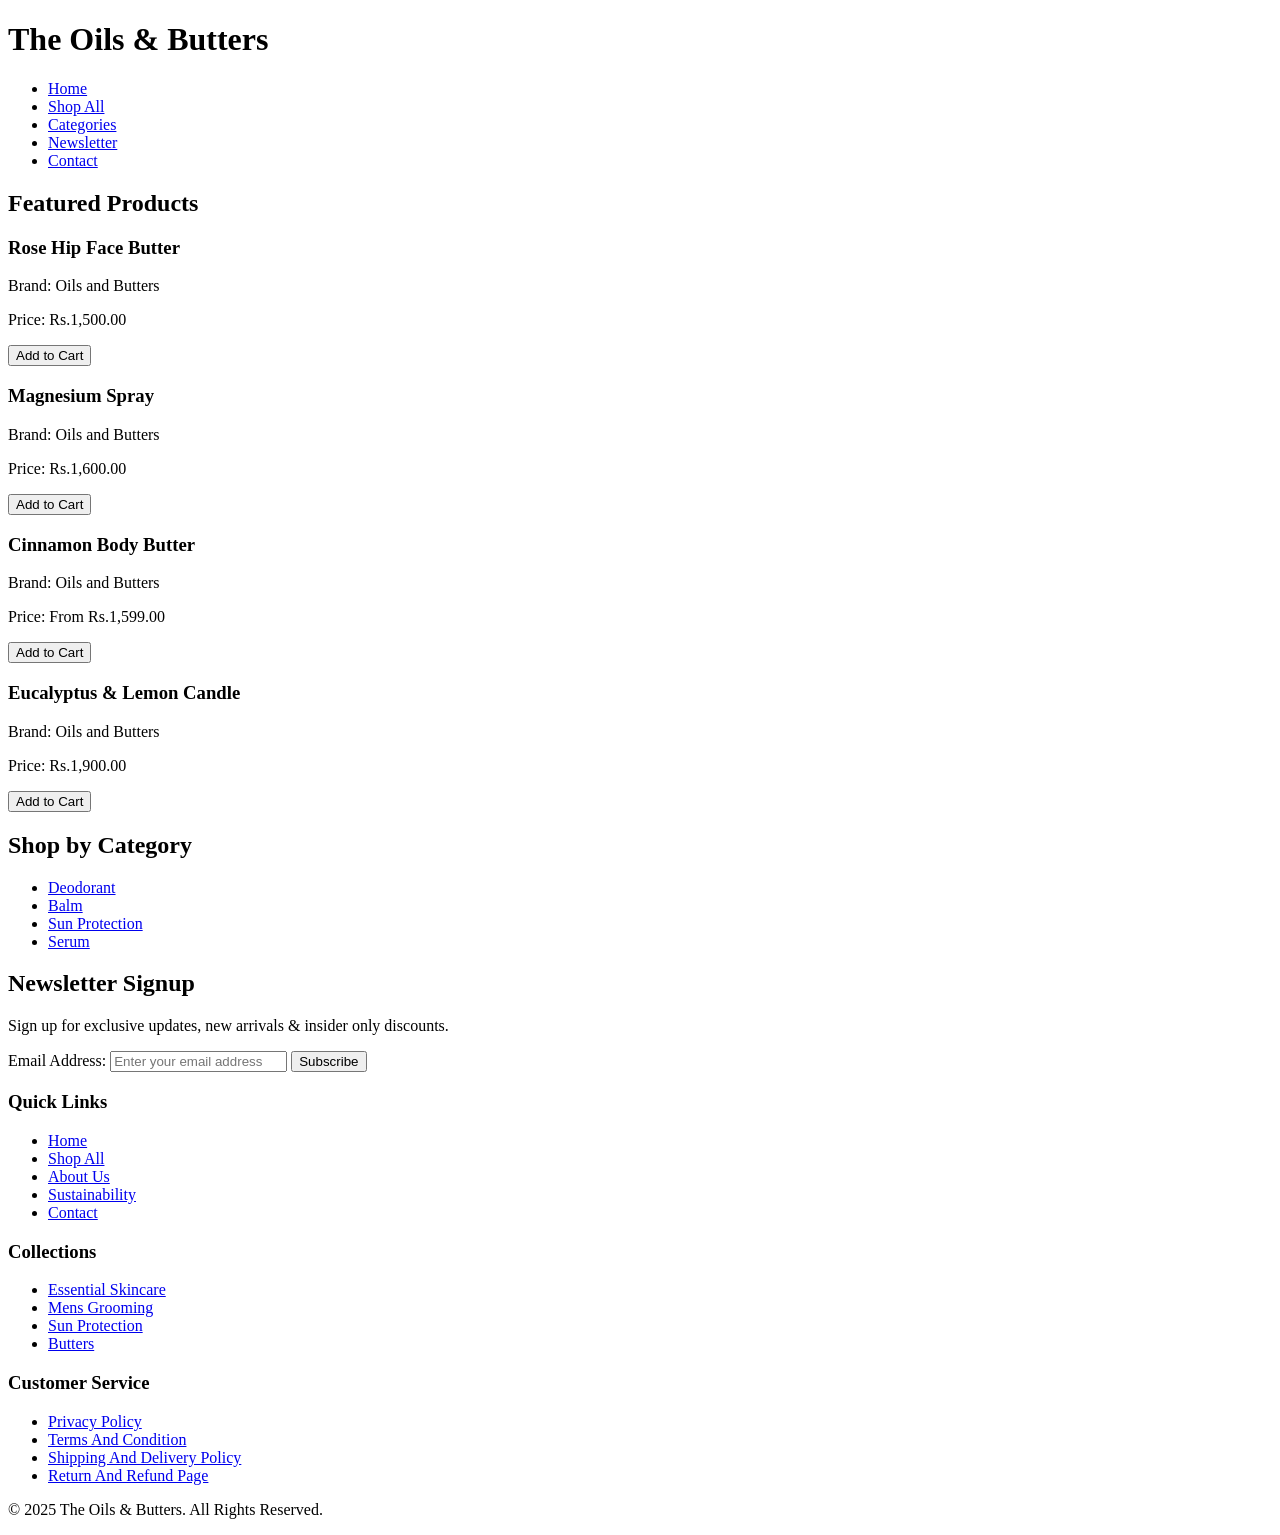
<file: Lab-1/index.html>
<!doctype html>
<html lang="en">
  <head>
    <meta charset="UTF-8">
    <meta name="viewport" content="width=device-width, initial-scale=1.0">
    <title>The Oils &amp; Butters</title>
  </head>
  <body>
    <header>
      <h1>The Oils &amp; Butters</h1>
      <nav>
        <ul>
          <li><a href="#">Home</a></li>
          <li><a href="#featured-products">Shop All</a></li>
          <li><a href="#categories">Categories</a></li>
          <li><a href="#newsletter">Newsletter</a></li>
          <li><a href="#footer-links">Contact</a></li>
        </ul>
      </nav>
    </header>

    <main>
      <section id="featured-products">
        <h2>Featured Products</h2>

        <article>
          <h3>Rose Hip Face Butter</h3>
          <p>Brand: Oils and Butters</p>
          <p>Price: Rs.1,500.00</p>
          <button type="button">Add to Cart</button>
        </article>

        <article>
          <h3>Magnesium Spray</h3>
          <p>Brand: Oils and Butters</p>
          <p>Price: Rs.1,600.00</p>
          <button type="button">Add to Cart</button>
        </article>

        <article>
          <h3>Cinnamon Body Butter</h3>
          <p>Brand: Oils and Butters</p>
          <p>Price: From Rs.1,599.00</p>
          <button type="button">Add to Cart</button>
        </article>

        <article>
          <h3>Eucalyptus &amp; Lemon Candle</h3>
          <p>Brand: Oils and Butters</p>
          <p>Price: Rs.1,900.00</p>
          <button type="button">Add to Cart</button>
        </article>
      </section>

      <section id="categories">
        <h2>Shop by Category</h2>
        <ul>
          <li><a href="#deodorant">Deodorant</a></li>
          <li><a href="#balm">Balm</a></li>
          <li><a href="#sun-protection">Sun Protection</a></li>
          <li><a href="#serum">Serum</a></li>
        </ul>
      </section>

      <section id="newsletter">
        <h2>Newsletter Signup</h2>
        <p>
          Sign up for exclusive updates, new arrivals &amp; insider only
          discounts.
        </p>
        <label for="email">Email Address:</label>
        <input
          type="email"
          id="email"
          name="email"
          required="required"
          placeholder="Enter your email address"
        >
        <button type="submit">Subscribe</button>
      </section>
    </main>

    <footer id="footer-links">
      <section>
        <h3 id="quick-links-heading">Quick Links</h3>
        <ul>
          <li><a href="#">Home</a></li>
          <li><a href="#featured-products">Shop All</a></li>
          <li><a href="#about">About Us</a></li>
          <li><a href="#sustainability">Sustainability</a></li>
          <li><a href="#footer-links">Contact</a></li>
        </ul>
      </section>

      <section>
        <h3 id="collections-heading">Collections</h3>
        <ul>
          <li><a href="#essential-skincare">Essential Skincare</a></li>
          <li><a href="#mens-grooming">Mens Grooming</a></li>
          <li><a href="#sun-protection">Sun Protection</a></li>
          <li><a href="#butters">Butters</a></li>
        </ul>
      </section>

      <section>
        <h3 id="customer-service-heading">Customer Service</h3>
        <ul>
          <li><a href="#privacy">Privacy Policy</a></li>
          <li><a href="#terms">Terms And Condition</a></li>
          <li><a href="#shipping">Shipping And Delivery Policy</a></li>
          <li><a href="#refund">Return And Refund Page</a></li>
        </ul>
      </section>

      <p>&copy; 2025 The Oils &amp; Butters. All Rights Reserved.</p>
    </footer>
  </body>
</html>
</file>
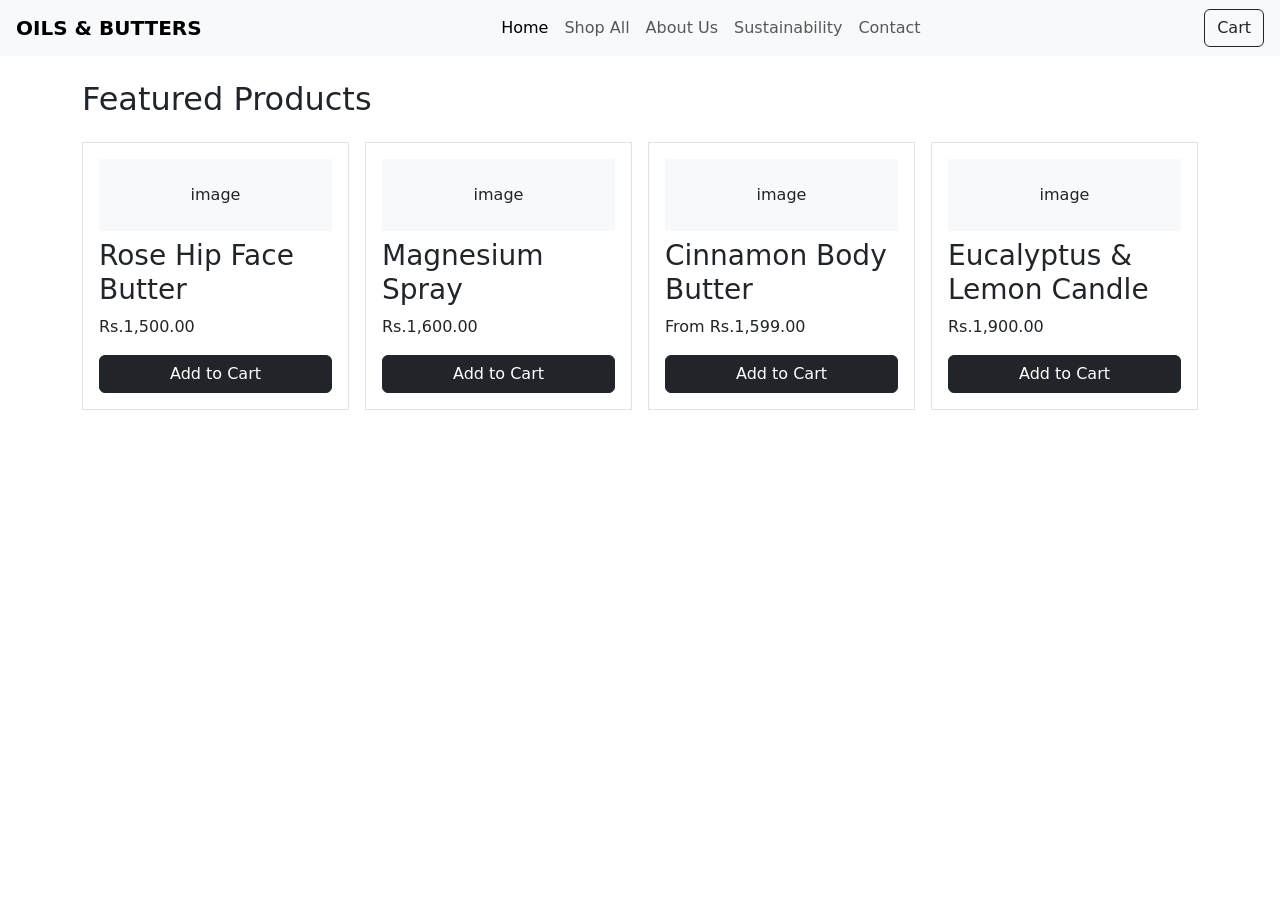
<file: Lab-2/index.html>
<!doctype html>
<html lang="en">
  <head>
    <meta charset="UTF-8" />
    <meta name="viewport" content="width=device-width, initial-scale=1.0" />
    <title>The Oils &amp; Butters — Responsive Rehearsal</title>
    <link
      href="https://cdn.jsdelivr.net/npm/bootstrap@5.3.3/dist/css/bootstrap.min.css"
      rel="stylesheet"
    />
  </head>
  <body>
    <header>
      <nav
        class="navbar navbar-expand-md navbar-light bg-light py-2"
        aria-label="Main Navigation"
      >
        <div class="container-fluid px-3">
          <a class="navbar-brand fw-bold text-uppercase" href="#"
            >Oils &amp; Butters</a
          >

          <button
            class="navbar-toggler"
            type="button"
            data-bs-toggle="collapse"
            data-bs-target="#navbarContent"
            aria-controls="navbarContent"
            aria-expanded="false"
            aria-label="Toggle navigation"
          >
            <span class="navbar-toggler-icon"></span>
          </button>

          <div class="collapse navbar-collapse" id="navbarContent">
            <ul class="navbar-nav mx-auto mb-2 mb-md-0 text-center">
              <li class="nav-item">
                <a class="nav-link active" aria-current="page" href="#">Home</a>
              </li>
              <li class="nav-item">
                <a class="nav-link" href="#shop">Shop All</a>
              </li>
              <li class="nav-item">
                <a class="nav-link" href="#about">About Us</a>
              </li>
              <li class="nav-item">
                <a class="nav-link" href="#sustainability">Sustainability</a>
              </li>
              <li class="nav-item">
                <a class="nav-link" href="#contact">Contact</a>
              </li>
            </ul>

            <div class="d-flex justify-content-center justify-content-md-end">
              <button
                class="btn btn-outline-dark"
                type="button"
                aria-label="Shopping Cart"
              >
                Cart
              </button>
            </div>
          </div>
        </div>
      </nav>
    </header>

    <main class="container my-4" id="shop">
      <section aria-labelledby="featured-products-title">
        <h2 id="featured-products-title" class="mb-4">Featured Products</h2>

        <div class="row g-3">
          <div class="col-12 col-md-6 col-lg-3">
            <article class="border p-3 h-100 d-flex flex-column">
              <div class="bg-light text-center py-4 mb-2">image</div>
              <h3>Rose Hip Face Butter</h3>
              <p>Rs.1,500.00</p>
              <button type="button" class="btn btn-dark w-100 mt-auto">
                Add to Cart
              </button>
            </article>
          </div>

          <div class="col-12 col-md-6 col-lg-3">
            <article class="border p-3 h-100 d-flex flex-column">
              <div class="bg-light text-center py-4 mb-2">image</div>
              <h3>Magnesium Spray</h3>
              <p>Rs.1,600.00</p>
              <button type="button" class="btn btn-dark w-100 mt-auto">
                Add to Cart
              </button>
            </article>
          </div>

          <div class="col-12 col-md-6 col-lg-3">
            <article class="border p-3 h-100 d-flex flex-column">
              <div class="bg-light text-center py-4 mb-2">image</div>
              <h3>Cinnamon Body Butter</h3>
              <p>From Rs.1,599.00</p>
              <button type="button" class="btn btn-dark w-100 mt-auto">
                Add to Cart
              </button>
            </article>
          </div>

          <div class="col-12 col-md-6 col-lg-3">
            <article class="border p-3 h-100 d-flex flex-column">
              <div class="bg-light text-center py-4 mb-2">image</div>
              <h3>Eucalyptus &amp; Lemon Candle</h3>
              <p>Rs.1,900.00</p>
              <button type="button" class="btn btn-dark w-100 mt-auto">
                Add to Cart
              </button>
            </article>
          </div>
        </div>
      </section>
    </main>
  </body>
</html>
</file>
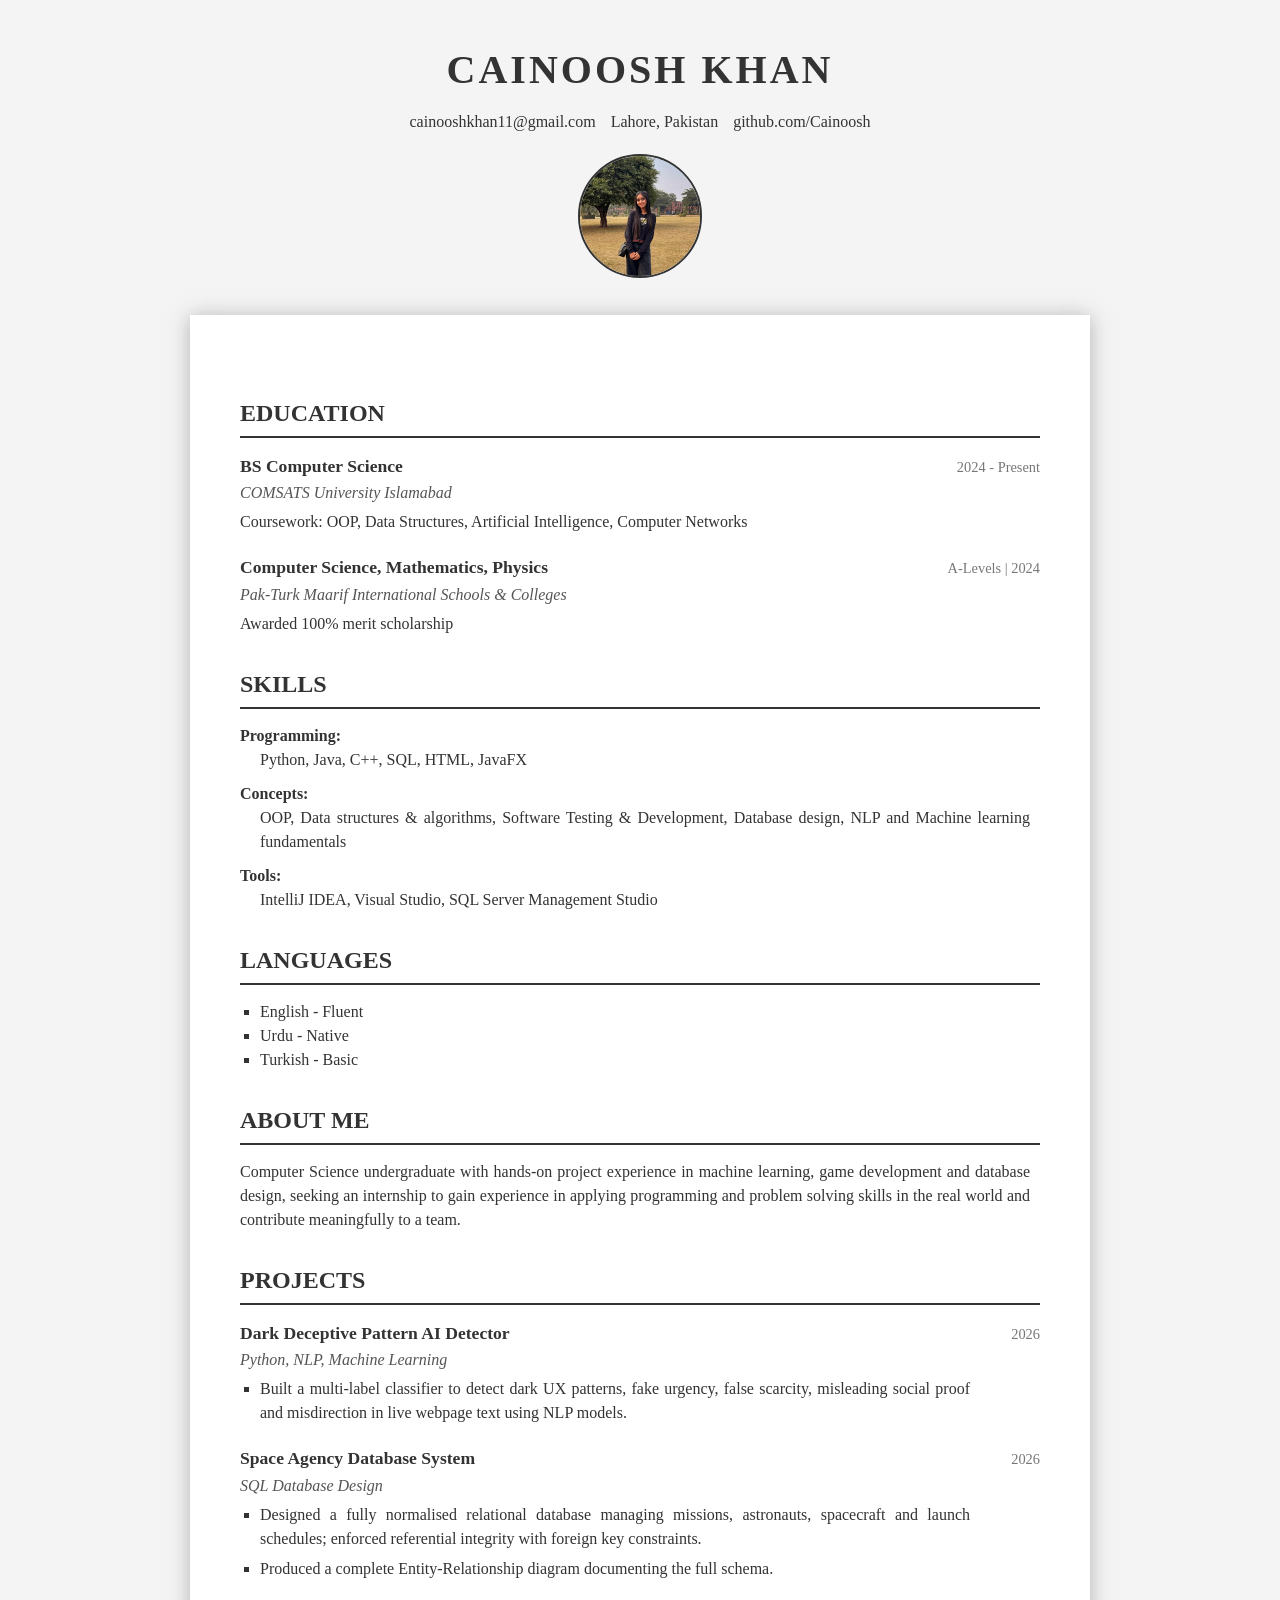
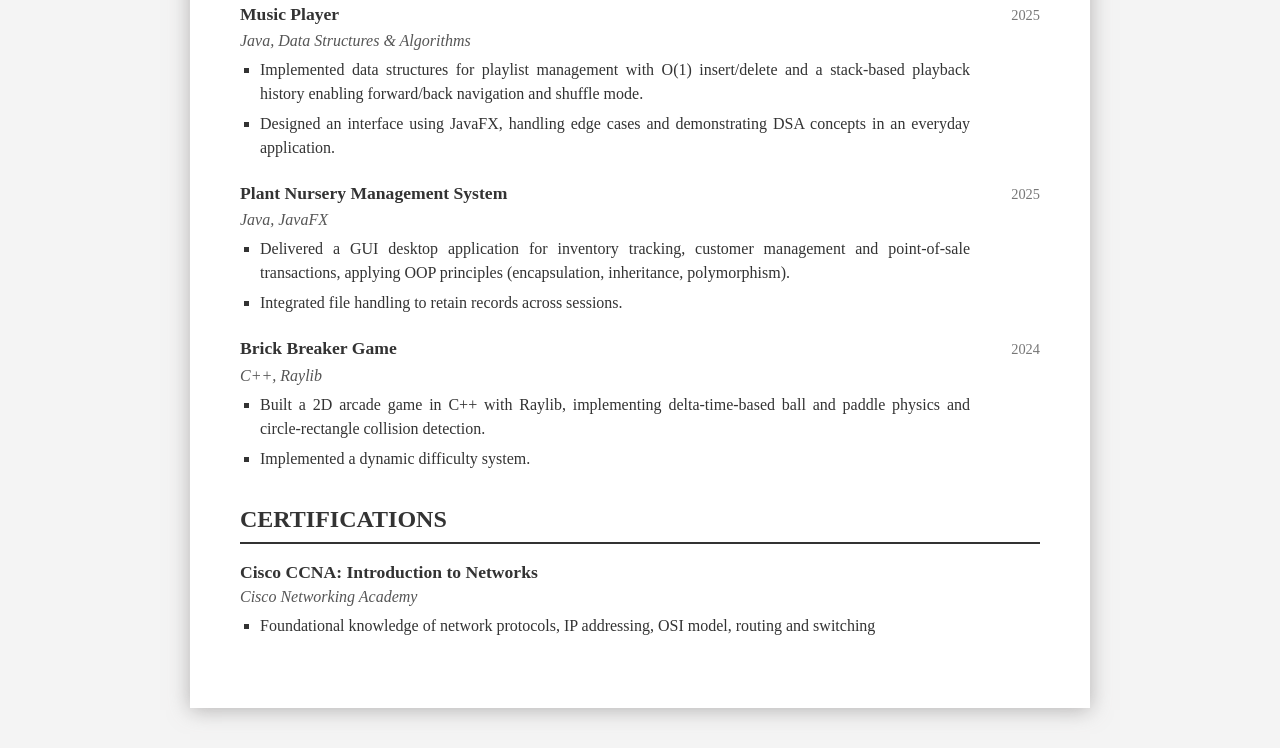
<file: Assignment 1/cv.html>
<!doctype html>
<html lang="en">
  <head>
    <meta charset="UTF-8" />
    <meta name="viewport" content="width=device-width, initial-scale=1.0" />
    <title>CV</title>
    <link rel="stylesheet" href="style.css" />
  </head>
  <body>
    <div class="header">
      <h1>Cainoosh Khan</h1>
      <ul class="contact">
        <li>
          <a href="mailto:cainooshkhan11@gmail.com">cainooshkhan11@gmail.com</a>
        </li>
        <li>Lahore, Pakistan</li>
        <li><a href="https://github.com/Cainoosh">github.com/Cainoosh</a></li>
      </ul>
      <img src="pic.jpg" class="pic">
    </div>

    <div class="main">
      <section class="education">
        <h2 class="section-title">EDUCATION</h2>
        <div class="edu-item">
          <div class="item-header">
            <p class="degree">BS Computer Science</p>
            <p class="edu-date">2024 - Present</p>
          </div>
          <p class="uni">COMSATS University Islamabad</p>
          <p class="edu-details">
            Coursework: OOP, Data Structures, Artificial Intelligence, Computer
            Networks
          </p>
        </div>
        <div class="edu-item">
          <div class="item-header">
            <p class="degree">Computer Science, Mathematics, Physics</p>
            <p class="edu-date">A-Levels | 2024</p>
          </div>
          <p class="uni">Pak-Turk Maarif International Schools & Colleges</p>
          <p class="edu-details">Awarded 100% merit scholarship</p>
        </div>
      </section>

      <section class="skills">
        <h2 class="section-title">SKILLS</h2>
        <p class="skill-title">Programming:</p>
        <p class="skill-list">Python, Java, C++, SQL, HTML, JavaFX</p>
        <p class="skill-title">Concepts:</p>
        <p class="skill-list">
          OOP, Data structures & algorithms, Software Testing & Development,
          Database design, NLP and Machine learning fundamentals
        </p>
        <p class="skill-title">Tools:</p>
        <p class="skill-list">
          IntelliJ IDEA, Visual Studio, SQL Server Management Studio
        </p>
      </section>

      <section class="languages">
        <h2 class="section-title">LANGUAGES</h2>
        <ul class="languages-list">
          <li>English - Fluent</li>
          <li>Urdu - Native</li>
          <li>Turkish - Basic</li>
        </ul>
      </section>

      <section class="about">
        <h2 class="section-title">ABOUT ME</h2>
        <p class="about-text">
          Computer Science undergraduate with hands-on project experience in
          machine learning, game development and database design, seeking an
          internship to gain experience in applying programming and problem
          solving skills in the real world and contribute meaningfully to a
          team.
        </p>
      </section>

      <section class="projects">
        <h2 class="section-title">PROJECTS</h2>

        <div class="project-item">
          <div class="project1">
            <div class="item-header">
              <h3 class="project-name">Dark Deceptive Pattern AI Detector</h3>
              <p class="project-date">2026</p>
            </div>
            <p class="project-tech">Python, NLP, Machine Learning</p>
            <ul class="project-details">
              <li>
                Built a multi-label classifier to detect dark UX patterns, fake
                urgency, false scarcity, misleading social proof and
                misdirection in live webpage text using NLP models.
              </li>
            </ul>
          </div>
        </div>

        <div class="project-item">
          <div class="project2">
            <div class="item-header">
              <h3 class="project-name">Space Agency Database System</h3>
              <p class="project-date">2026</p>
            </div>
            <p class="project-tech">SQL Database Design</p>
            <ul class="project-details">
              <li>
                Designed a fully normalised relational database managing
                missions, astronauts, spacecraft and launch schedules; enforced
                referential integrity with foreign key constraints.
              </li>
              <li>
                Produced a complete Entity-Relationship diagram documenting the
                full schema.
              </li>
            </ul>
          </div>
        </div>

        <div class="project-item">
          <div class="project3">
            <div class="item-header">
              <h3 class="project-name">Music Player</h3>
              <p class="project-date">2025</p>
            </div>
            <p class="project-tech">Java, Data Structures & Algorithms</p>
            <ul class="project-details">
              <li>
                Implemented data structures for playlist management with O(1)
                insert/delete and a stack-based playback history enabling
                forward/back navigation and shuffle mode.
              </li>
              <li>
                Designed an interface using JavaFX, handling edge cases and
                demonstrating DSA concepts in an everyday application.
              </li>
            </ul>
          </div>
        </div>

        <div class="project-item">
          <div class="project4">
            <div class="item-header">
              <h3 class="project-name">Plant Nursery Management System</h3>
              <p class="project-date">2025</p>
            </div>
            <p class="project-tech">Java, JavaFX</p>
            <ul class="project-details">
              <li>
                Delivered a GUI desktop application for inventory tracking,
                customer management and point-of-sale transactions, applying OOP
                principles (encapsulation, inheritance, polymorphism).
              </li>
              <li>
                Integrated file handling to retain records across sessions.
              </li>
            </ul>
          </div>
        </div>

        <div class="project-item">
          <div class="project5">
            <div class="item-header">
              <h3 class="project-name">Brick Breaker Game</h3>
              <p class="project-date">2024</p>
            </div>
            <p class="project-tech">C++, Raylib</p>
            <ul class="project-details">
              <li>
                Built a 2D arcade game in C++ with Raylib, implementing
                delta-time-based ball and paddle physics and circle-rectangle
                collision detection.
              </li>
              <li>Implemented a dynamic difficulty system.</li>
            </ul>
          </div>
        </div>
      </section>

      <section class="certifications">
        <h2 class="section-title">CERTIFICATIONS</h2>
        <div class="cert-item">
          <h3 class="cert-name">Cisco CCNA: Introduction to Networks</h3>
          <p class="cert-issuer">Cisco Networking Academy</p>
          <ul class="cert-desc">
            <li>
              Foundational knowledge of network protocols, IP addressing, OSI
              model, routing and switching
            </li>
          </ul>
        </div>
      </section>
    </div>
  </body>
</html>
</file>
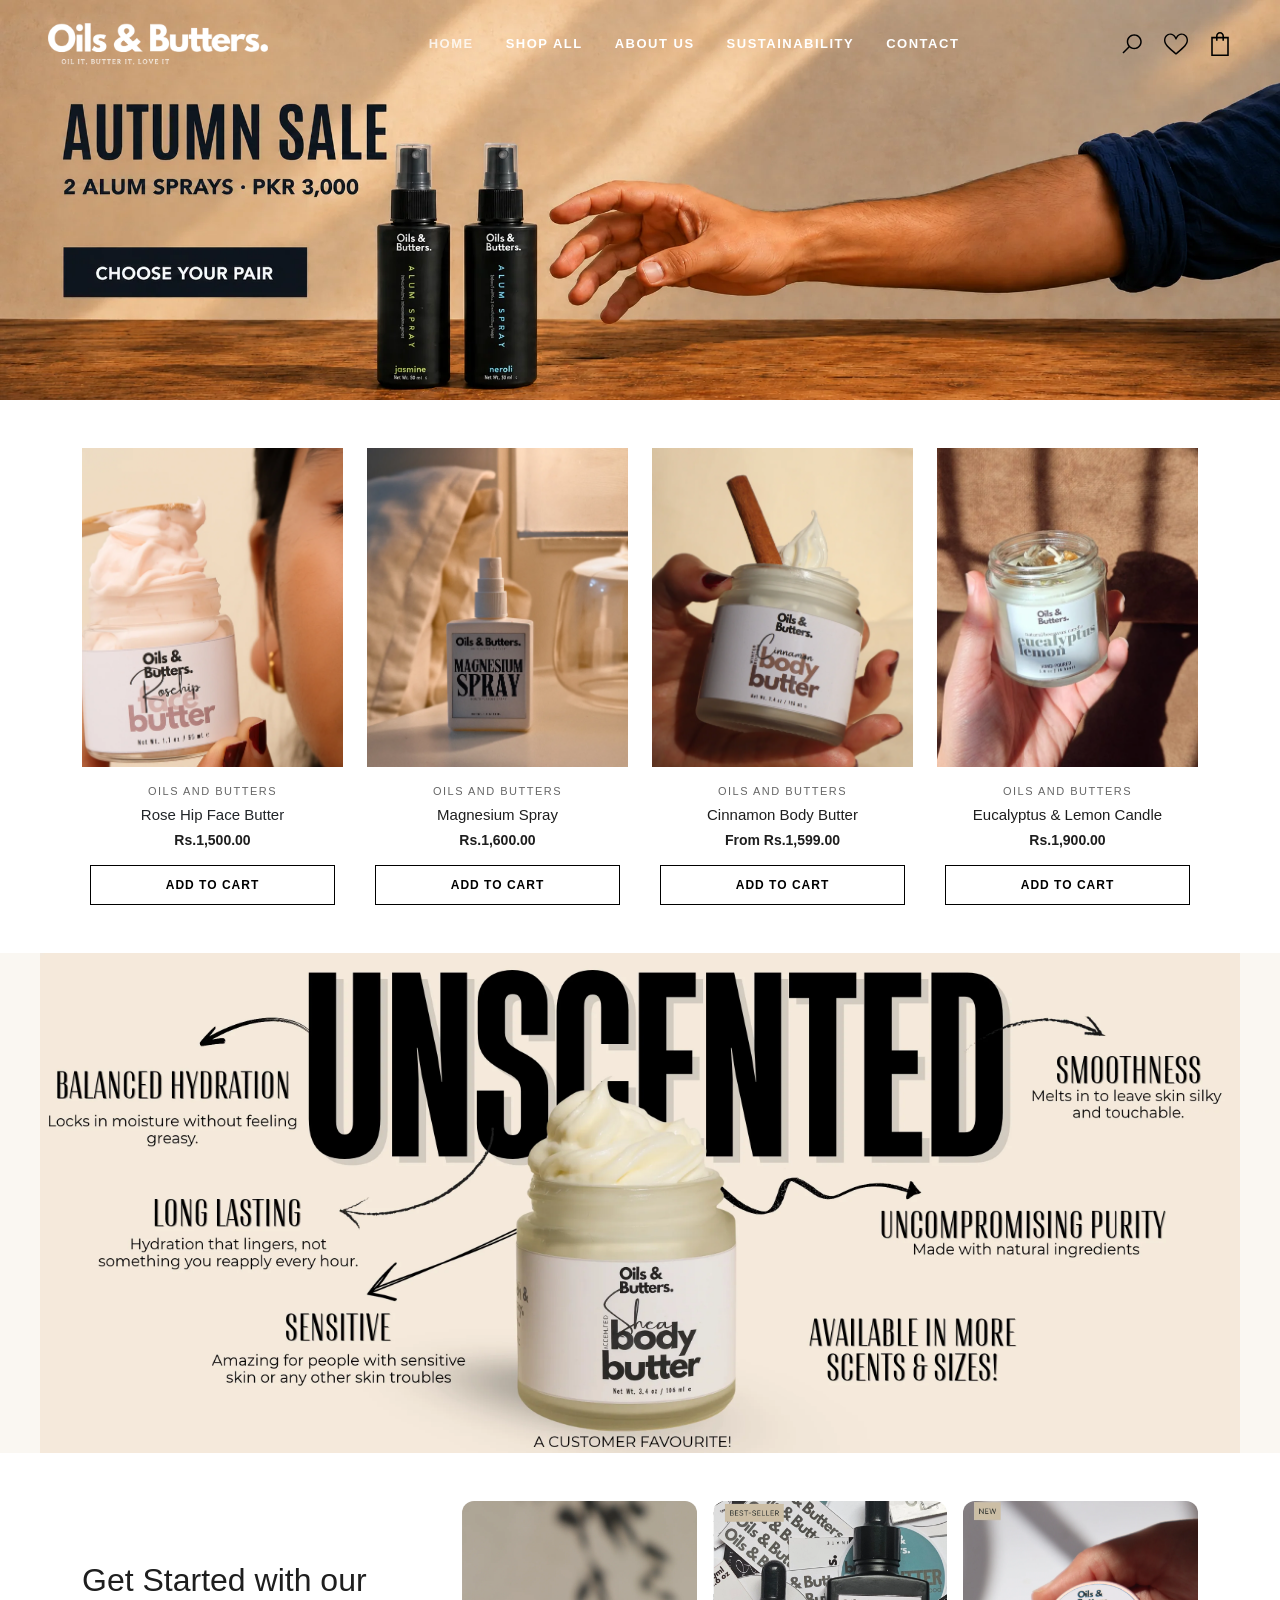
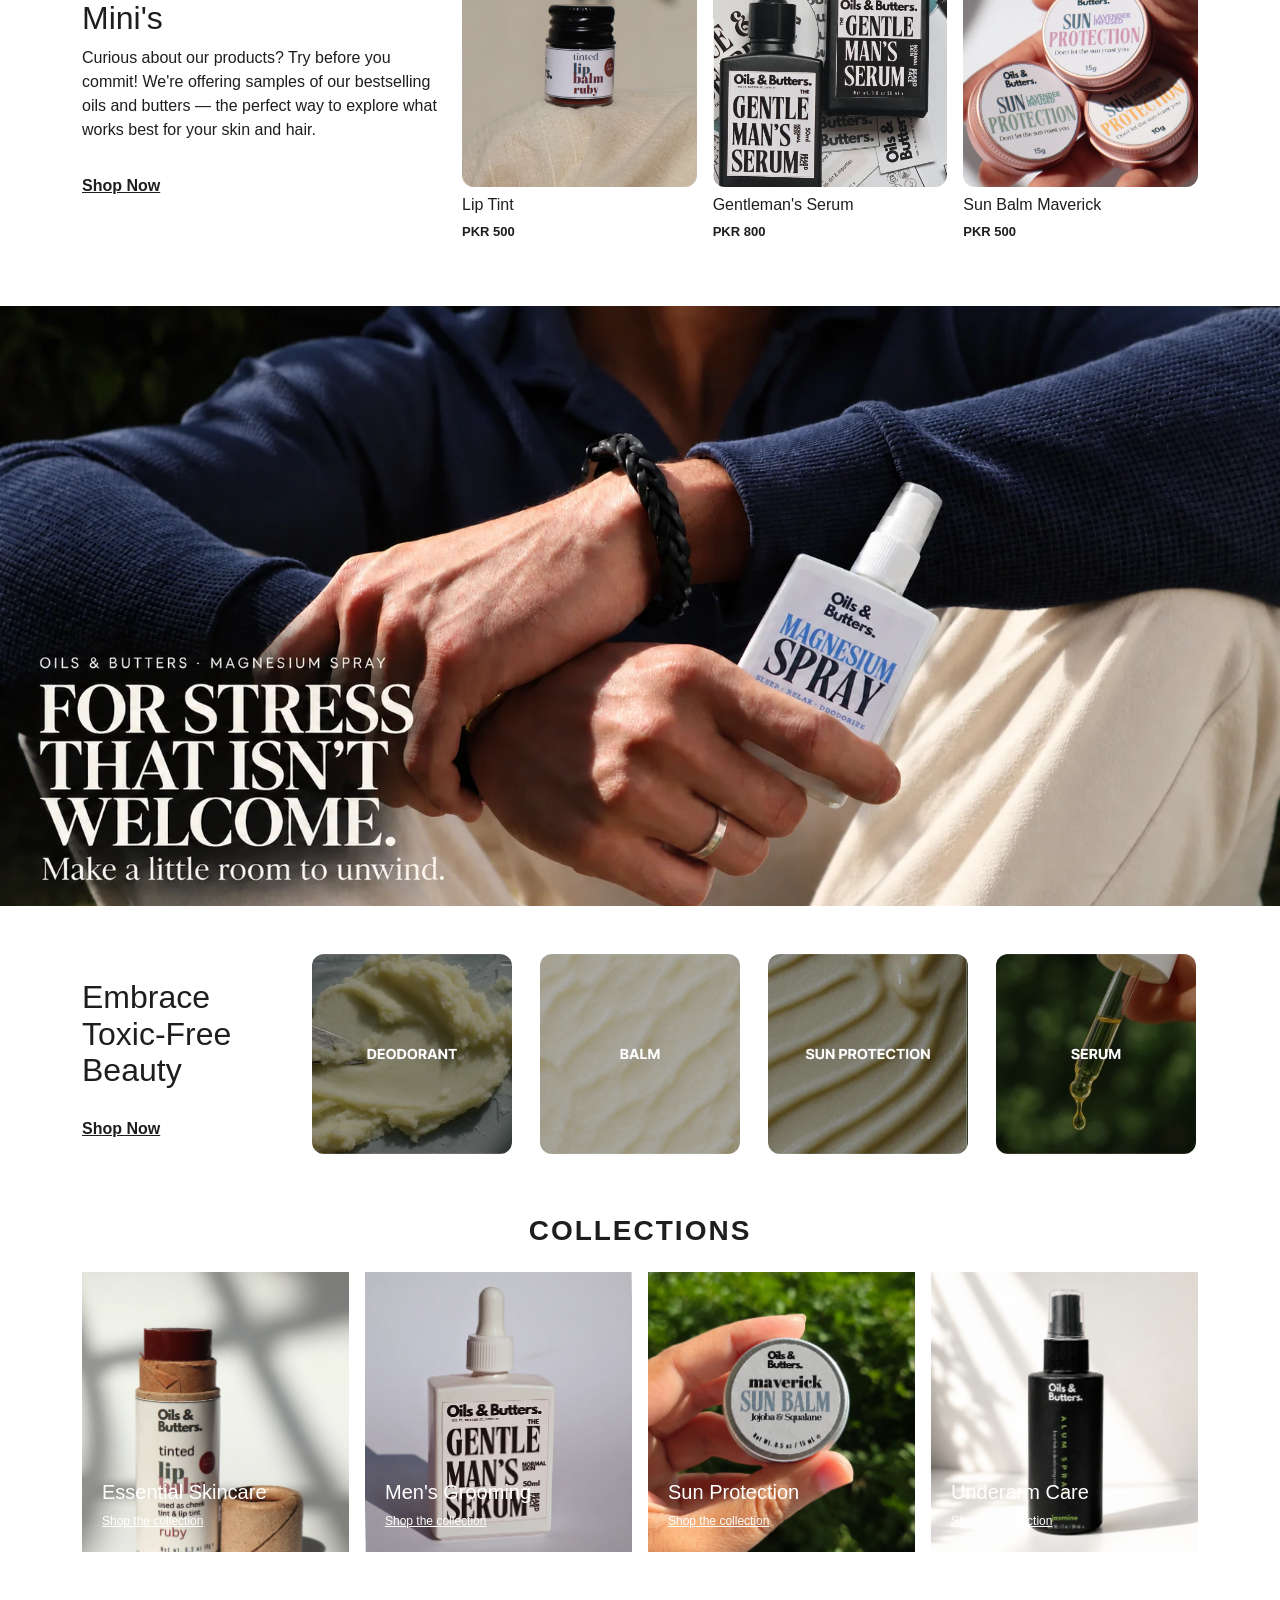
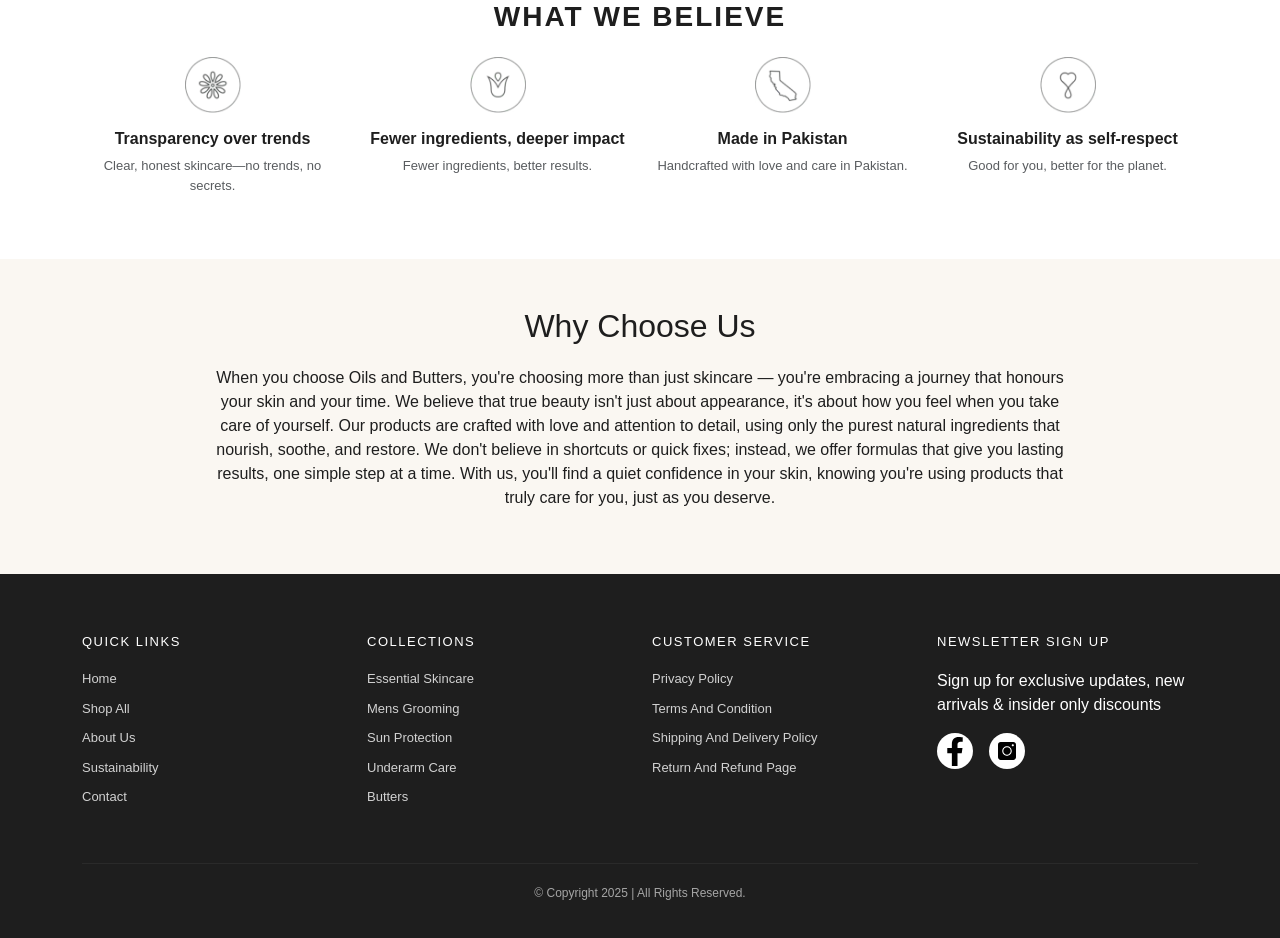
<file: Assignment 2/home.html>
<!doctype html>
<html lang="en">
  <head>
    <meta charset="UTF-8" />
    <meta name="viewport" content="width=device-width, initial-scale=1.0" />
    <title>The Oils & Butters | Pure Organic Skincare</title>

    <link
      href="https://cdn.jsdelivr.net/npm/bootstrap@5.3.3/dist/css/bootstrap.min.css"
      rel="stylesheet"
    />

    <link rel="stylesheet" href="style.css" />
  </head>
  <body>
    <div class="hero-header-wrapper">
      <input type="checkbox" id="menu-toggle" class="menu-toggle-checkbox" />

      <label
        for="menu-toggle"
        class="sidebar-overlay"
        aria-label="Close menu"
      ></label>

      <aside class="mobile-sidebar">
        <div class="sidebar-header">
          <span class="sidebar-brand-title">OILS & BUTTERS</span>
          <label
            for="menu-toggle"
            class="close-sidebar-btn"
            aria-label="Close menu"
            >&times;</label
          >
        </div>

        <nav class="sidebar-nav">
          <a href="#" class="sidebar-link active">HOME</a>
          <a href="#shop" class="sidebar-link">SHOP ALL</a>
          <a href="#about" class="sidebar-link">ABOUT US</a>
          <a href="#about" class="sidebar-link">SUSTAINABILITY</a>
          <a href="#contact" class="sidebar-link">CONTACT</a>
        </nav>
      </aside>

      <header class="header-overlay">
        <div class="header-container container-fluid px-3 px-md-5">
          <label
            for="menu-toggle"
            class="mobile-menu-icon"
            aria-label="Toggle Navigation Menu"
          ></label>

          <a
            href="#"
            class="brand-logo"
            aria-label="Oils and Butters Homepage"
          ></a>

          <nav class="desktop-nav">
            <a href="#" class="nav-link active">HOME</a>
            <a href="#shop" class="nav-link">SHOP ALL</a>
            <a href="#about" class="nav-link">ABOUT US</a>
            <a href="#about" class="nav-link">SUSTAINABILITY</a>
            <a href="#contact" class="nav-link">CONTACT</a>
          </nav>

          <div class="header-icons">
            <button class="icon-btn search-icon" aria-label="Search"></button>
            <button
              class="icon-btn wishlist-icon"
              aria-label="Wishlist"
            ></button>
            <button
              class="icon-btn cart-icon"
              aria-label="Shopping Cart"
            ></button>
          </div>
        </div>
      </header>

      <section class="hero-banner-section">
        <div class="hero-content"></div>
      </section>
    </div>

    <main class="container my-5" id="shop">
      <div class="row g-4">
        <div class="col-12 col-sm-6 col-lg-3">
          <article class="product-card h-100">
            <a href="product.html" class="d-block text-decoration-none">
              <div class="product-img-box rosehip-butter-img"></div>
            </a>
            <div class="product-info">
              <span class="product-brand">OILS AND BUTTERS</span>
              <h3 class="product-title">
                <a href="product.html" class="text-decoration-none text-dark"
                  >Rose Hip Face Butter</a
                >
              </h3>
              <p class="product-price">Rs.1,500.00</p>
              <button class="btn-outline mt-auto">ADD TO CART</button>
            </div>
          </article>
        </div>

        <div class="col-12 col-sm-6 col-lg-3">
          <article class="product-card h-100">
            <div class="product-img-box magnesium-spray-img"></div>
            <div class="product-info">
              <span class="product-brand">OILS AND BUTTERS</span>
              <h3 class="product-title">Magnesium Spray</h3>
              <p class="product-price">Rs.1,600.00</p>
              <button class="btn-outline mt-auto">ADD TO CART</button>
            </div>
          </article>
        </div>

        <div class="col-12 col-sm-6 col-lg-3">
          <article class="product-card h-100">
            <div class="product-img-box cinnamon-butter-img"></div>
            <div class="product-info">
              <span class="product-brand">OILS AND BUTTERS</span>
              <h3 class="product-title">Cinnamon Body Butter</h3>
              <p class="product-price">From Rs.1,599.00</p>
              <button class="btn-outline mt-auto">ADD TO CART</button>
            </div>
          </article>
        </div>

        <div class="col-12 col-sm-6 col-lg-3">
          <article class="product-card h-100">
            <div class="product-img-box eucalyptus-candle-img"></div>
            <div class="product-info">
              <span class="product-brand">OILS AND BUTTERS</span>
              <h3 class="product-title">Eucalyptus & Lemon Candle</h3>
              <p class="product-price">Rs.1,900.00</p>
              <button class="btn-outline mt-auto">ADD TO CART</button>
            </div>
          </article>
        </div>
      </div>
    </main>

    <section class="unscented-banner-section"></section>

    <section class="container my-5 minis-section">
      <div class="row g-4 align-items-center">
        <div class="col-12 col-lg-4">
          <div class="minis-text-box">
            <h2>Get Started with our Mini's</h2>
            <p>
              Curious about our products? Try before you commit! We're offering
              samples of our bestselling oils and butters — the perfect way to
              explore what works best for your skin and hair.
            </p>
            <a href="#shop" class="text-link">Shop Now</a>
          </div>
        </div>

        <div class="col-12 col-lg-8">
          <div class="row g-3">
            <div class="col-12 col-sm-4">
              <div class="mini-card">
                <div class="mini-img mini-tint-img"></div>
                <h4 class="mt-2 fs-6">Lip Tint</h4>
                <p class="fw-bold fs-7">PKR 500</p>
              </div>
            </div>
            <div class="col-12 col-sm-4">
              <div class="mini-card">
                <div class="mini-img mini-serum-img"></div>
                <h4 class="mt-2 fs-6">Gentleman's Serum</h4>
                <p class="fw-bold fs-7">PKR 800</p>
              </div>
            </div>
            <div class="col-12 col-sm-4">
              <div class="mini-card">
                <div class="mini-img mini-sun-img"></div>
                <h4 class="mt-2 fs-6">Sun Balm Maverick</h4>
                <p class="fw-bold fs-7">PKR 500</p>
              </div>
            </div>
          </div>
        </div>
      </div>
    </section>

    <section class="lifestyle-banner-section"></section>

    <section class="container my-5 collections-section">
      <div
        class="row row-cols-1 row-cols-lg-5 g-4 align-items-center mb-5 categories-grid"
      >
        <div class="col">
          <div class="category-text-box">
            <h2>Embrace Toxic-Free Beauty</h2>
            <a href="#shop" class="text-link">Shop Now</a>
          </div>
        </div>

        <div class="col text-center">
          <div class="category-item">
            <div class="category-img cat-deodorant-img mx-auto"></div>
          </div>
        </div>

        <div class="col text-center">
          <div class="category-item">
            <div class="category-img cat-balm-img mx-auto"></div>
          </div>
        </div>

        <div class="col text-center">
          <div class="category-item">
            <div class="category-img cat-sun-img mx-auto"></div>
          </div>
        </div>

        <div class="col text-center">
          <div class="category-item">
            <div class="category-img cat-serum-img mx-auto"></div>
          </div>
        </div>
      </div>

      <h2 class="section-heading text-center my-4">COLLECTIONS</h2>
      <div class="row g-3">
        <div class="col-12 col-sm-6 col-lg-3">
          <div class="coll-banner coll-essential-img">
            <div class="coll-overlay">
              <h3>Essential Skincare</h3>
              <a href="#shop" class="coll-link">Shop the collection</a>
            </div>
          </div>
        </div>

        <div class="col-12 col-sm-6 col-lg-3">
          <div class="coll-banner coll-mens-img">
            <div class="coll-overlay">
              <h3>Men's Grooming</h3>
              <a href="#shop" class="coll-link">Shop the collection</a>
            </div>
          </div>
        </div>

        <div class="col-12 col-sm-6 col-lg-3">
          <div class="coll-banner coll-sun-protection-img">
            <div class="coll-overlay">
              <h3>Sun Protection</h3>
              <a href="#shop" class="coll-link">Shop the collection</a>
            </div>
          </div>
        </div>

        <div class="col-12 col-sm-6 col-lg-3">
          <div class="coll-banner coll-underarm-img">
            <div class="coll-overlay">
              <h3>Underarm Care</h3>
              <a href="#shop" class="coll-link">Shop the collection</a>
            </div>
          </div>
        </div>
      </div>
    </section>

    <section class="container my-5 values-section" id="about">
      <h2 class="section-heading text-center mb-4">What We Believe</h2>
      <div class="row g-4 text-center">
        <div class="col-12 col-sm-6 col-lg-3">
          <div class="value-card">
            <div class="value-icon icon-transparency mx-auto"></div>
            <h3 class="fs-6 fw-bold">Transparency over trends</h3>
            <p class="fs-7 text-muted">
              Clear, honest skincare—no trends, no secrets.
            </p>
          </div>
        </div>

        <div class="col-12 col-sm-6 col-lg-3">
          <div class="value-card">
            <div class="value-icon icon-ingredients mx-auto"></div>
            <h3 class="fs-6 fw-bold">Fewer ingredients, deeper impact</h3>
            <p class="fs-7 text-muted">Fewer ingredients, better results.</p>
          </div>
        </div>

        <div class="col-12 col-sm-6 col-lg-3">
          <div class="value-card">
            <div class="value-icon icon-pakistan mx-auto"></div>
            <h3 class="fs-6 fw-bold">Made in Pakistan</h3>
            <p class="fs-7 text-muted">
              Handcrafted with love and care in Pakistan.
            </p>
          </div>
        </div>

        <div class="col-12 col-sm-6 col-lg-3">
          <div class="value-card">
            <div class="value-icon icon-sustainability mx-auto"></div>
            <h3 class="fs-6 fw-bold">Sustainability as self-respect</h3>
            <p class="fs-7 text-muted">Good for you, better for the planet.</p>
          </div>
        </div>
      </div>
    </section>

    <section class="narrative-section py-5">
      <div class="container text-center">
        <div class="narrative-container mx-auto">
          <h2>Why Choose Us</h2>
          <p>
            When you choose Oils and Butters, you're choosing more than just
            skincare — you're embracing a journey that honours your skin and
            your time. We believe that true beauty isn't just about appearance,
            it's about how you feel when you take care of yourself. Our products
            are crafted with love and attention to detail, using only the purest
            natural ingredients that nourish, soothe, and restore. We don't
            believe in shortcuts or quick fixes; instead, we offer formulas that
            give you lasting results, one simple step at a time. With us, you'll
            find a quiet confidence in your skin, knowing you're using products
            that truly care for you, just as you deserve.
          </p>
        </div>
      </div>
    </section>

    <footer class="site-footer" id="contact">
      <div class="container">
        <div class="row g-4">
          <div class="col-12 col-sm-6 col-md-3 footer-col">
            <h4>QUICK LINKS</h4>
            <ul>
              <li><a href="#">Home</a></li>
              <li><a href="#shop">Shop All</a></li>
              <li><a href="#about">About Us</a></li>
              <li><a href="#about">Sustainability</a></li>
              <li><a href="#contact">Contact</a></li>
            </ul>
          </div>

          <div class="col-12 col-sm-6 col-md-3 footer-col">
            <h4>COLLECTIONS</h4>
            <ul>
              <li><a href="#">Essential Skincare</a></li>
              <li><a href="#">Mens Grooming</a></li>
              <li><a href="#">Sun Protection</a></li>
              <li><a href="#">Underarm Care</a></li>
              <li><a href="#">Butters</a></li>
            </ul>
          </div>

          <div class="col-12 col-sm-6 col-md-3 footer-col">
            <h4>CUSTOMER SERVICE</h4>
            <ul>
              <li><a href="#">Privacy Policy</a></li>
              <li><a href="#">Terms And Condition</a></li>
              <li><a href="#">Shipping And Delivery Policy</a></li>
              <li><a href="#">Return And Refund Page</a></li>
            </ul>
          </div>

          <div class="col-12 col-sm-6 col-md-3 footer-col">
            <h4>NEWSLETTER SIGN UP</h4>
            <p>
              Sign up for exclusive updates, new arrivals & insider only
              discounts
            </p>
            <div class="social-icons">
              <a
                href="#"
                class="social-btn facebook-icon"
                aria-label="Facebook"
              ></a>
              <a
                href="#"
                class="social-btn instagram-icon"
                aria-label="Instagram"
              ></a>
            </div>
          </div>
        </div>

        <div class="footer-bottom">
          <p>© Copyright 2025 | All Rights Reserved.</p>
        </div>
      </div>
    </footer>

    <div class="mobile-bottom-nav">
      <a href="#" class="mobile-nav-item">
        <div class="mobile-nav-icon icon-home"></div>
        <span>Home</span>
      </a>
      <a href="#shop" class="mobile-nav-item">
        <div class="mobile-nav-icon icon-search"></div>
        <span>Search</span>
      </a>
      <a href="#shop" class="mobile-nav-item">
        <div class="mobile-nav-icon icon-collection"></div>
        <span>Collection</span>
      </a>
      <a href="#" class="mobile-nav-item">
        <div class="mobile-nav-icon icon-account"></div>
        <span>Account</span>
      </a>
      <a href="#" class="mobile-nav-item">
        <div class="mobile-nav-icon icon-cart"></div>
        <span>Cart</span>
      </a>
    </div>
  </body>
</html>
</file>
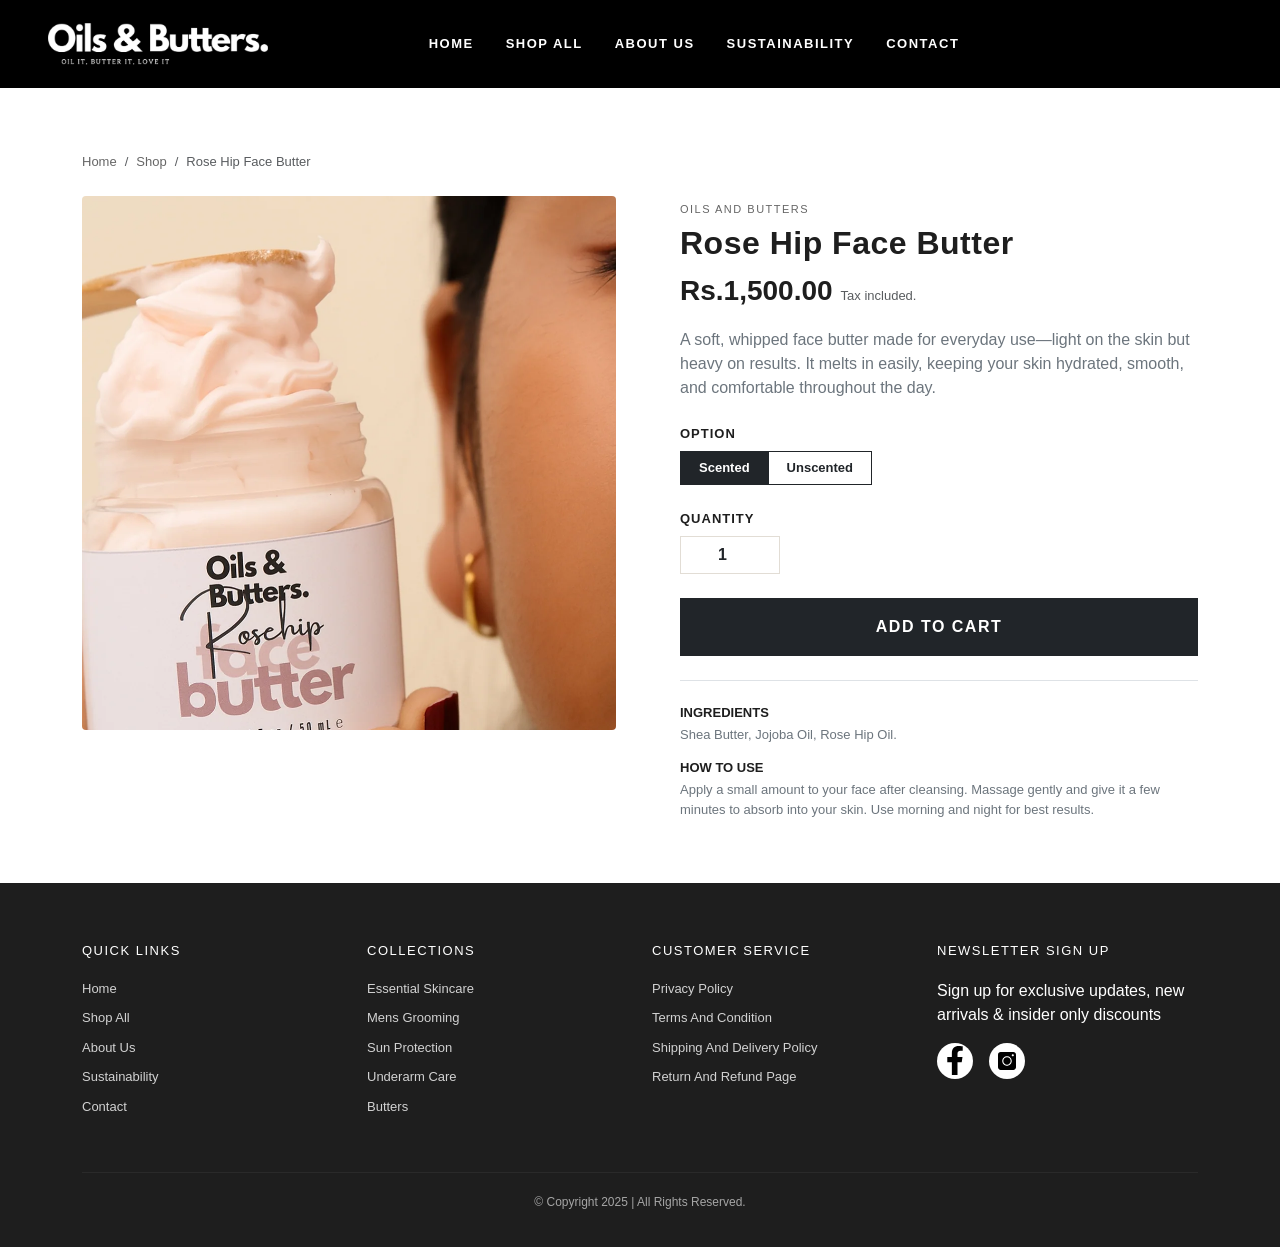
<file: Assignment 2/product.html>
<!doctype html>
<html lang="en">
  <head>
    <meta charset="UTF-8" />
    <meta name="viewport" content="width=device-width, initial-scale=1.0" />
    <title>Rose Hip Face Butter | The Oils & Butters</title>

    <link
      href="https://cdn.jsdelivr.net/npm/bootstrap@5.3.3/dist/css/bootstrap.min.css"
      rel="stylesheet"
    />

    <link rel="stylesheet" href="style.css" />
  </head>
  <body>

    <div class="product-header-wrapper">
      <input type="checkbox" id="menu-toggle" class="menu-toggle-checkbox" />

      <label
        for="menu-toggle"
        class="sidebar-overlay"
        aria-label="Close menu"
      ></label>

      <aside class="mobile-sidebar">
        <div class="sidebar-header">
          <span class="sidebar-brand-title">OILS & BUTTERS</span>
          <label
            for="menu-toggle"
            class="close-sidebar-btn"
            aria-label="Close menu"
            >&times;</label
          >
        </div>

        <nav class="sidebar-nav">
          <a href="home.html" class="sidebar-link">HOME</a>
          <a href="home.html#shop" class="sidebar-link">SHOP ALL</a>
          <a href="home.html#about" class="sidebar-link">ABOUT US</a>
          <a href="home.html#about" class="sidebar-link"
            >SUSTAINABILITY</a
          >
          <a href="#contact" class="sidebar-link">CONTACT</a>
        </nav>
      </aside>

      <header class="header-overlay header-dark-nav">
        <div class="header-container container-fluid px-3 px-md-5">
          <label
            for="menu-toggle"
            class="mobile-menu-icon"
            aria-label="Toggle Navigation Menu"
          ></label>

          <a
            href="home.html"
            class="brand-logo"
            aria-label="Oils and Butters Homepage"
          ></a>

          <nav class="desktop-nav">
            <a href="home.html" class="nav-link">HOME</a>
            <a href="home.html#shop" class="nav-link">SHOP ALL</a>
            <a href="home.html#about" class="nav-link">ABOUT US</a>
            <a href="home.html#about" class="nav-link"
              >SUSTAINABILITY</a
            >
            <a href="#contact" class="nav-link">CONTACT</a>
          </nav>

          <div class="header-icons">
            <button class="icon-btn search-icon" aria-label="Search"></button>
            <button
              class="icon-btn wishlist-icon"
              aria-label="Wishlist"
            ></button>
            <button
              class="icon-btn cart-icon"
              aria-label="Shopping Cart"
            ></button>
          </div>
        </div>
      </header>
    </div>

    <main class="container py-4 py-md-5 my-3">
      <nav aria-label="breadcrumb" class="mb-4">
        <ol class="breadcrumb fs-7">
          <li class="breadcrumb-item"><a href="home.html">Home</a></li>
          <li class="breadcrumb-item"><a href="home.html#shop">Shop</a></li>
          <li class="breadcrumb-item active" aria-current="page">
            Rose Hip Face Butter
          </li>
        </ol>
      </nav>

      <div class="row g-4 g-lg-5 align-items-start">
        <div class="col-12 col-md-6">
          <div class="product-gallery-card">
            <div
              class="product-img-box rosehip-butter-img detail-large-image"
            ></div>
          </div>
        </div>

        <div class="col-12 col-md-6">
          <div class="product-detail-box ps-lg-3">
            <span class="product-brand">OILS AND BUTTERS</span>
            <h1 class="product-detail-title mt-1 mb-2">Rose Hip Face Butter</h1>

            <div class="d-flex align-items-baseline mb-3">
              <span class="product-detail-price fs-3 fw-bold">Rs.1,500.00</span>
              <span class="text-muted fs-7 ms-2">Tax included.</span>
            </div>

            <p class="product-description text-secondary mb-4 fs-6">
              A soft, whipped face butter made for everyday use—light on the
              skin but heavy on results. It melts in easily, keeping your skin
              hydrated, smooth, and comfortable throughout the day.
            </p>

            <div class="mb-4">
              <label class="form-label fw-bold fs-7 uppercase-label d-block"
                >Option</label
              >
              <div
                class="btn-group"
                role="group"
                aria-label="Scent option selection"
              >
                <input
                  type="radio"
                  class="btn-check"
                  name="scent-option"
                  id="option-scented"
                  autocomplete="off"
                  checked
                />
                <label
                  class="btn btn-outline-dark option-btn"
                  for="option-scented"
                  >Scented</label
                >

                <input
                  type="radio"
                  class="btn-check"
                  name="scent-option"
                  id="option-unscented"
                  autocomplete="off"
                />
                <label
                  class="btn btn-outline-dark option-btn"
                  for="option-unscented"
                  >Unscented</label
                >
              </div>
            </div>

            <div class="mb-4">
              <label
                for="product-qty"
                class="form-label fw-bold fs-7 uppercase-label d-block"
                >Quantity</label
              >
              <input
                type="number"
                id="product-qty"
                name="quantity"
                value="1"
                min="1"
                max="10"
                class="form-control qty-native-input"
              />
            </div>

            <button
              type="button"
              class="btn btn-dark w-100 py-3 fw-bold text-uppercase add-to-cart-btn mb-4"
            >
              Add to Cart
            </button>

            <div class="product-highlights border-top pt-4">
              <div class="mb-3">
                <h6 class="fw-bold fs-7 mb-1 text-uppercase">Ingredients</h6>
                <p class="fs-7 text-secondary mb-0">
                  Shea Butter, Jojoba Oil, Rose Hip Oil.
                </p>
              </div>
              <div>
                <h6 class="fw-bold fs-7 mb-1 text-uppercase">How To Use</h6>
                <p class="fs-7 text-secondary mb-0">
                  Apply a small amount to your face after cleansing. Massage
                  gently and give it a few minutes to absorb into your skin. Use
                  morning and night for best results.
                </p>
              </div>
            </div>
          </div>
        </div>
      </div>
    </main>

    <footer class="site-footer" id="contact">
      <div class="container">
        <div class="row g-4">
          <div class="col-12 col-sm-6 col-md-3 footer-col">
            <h4>QUICK LINKS</h4>
            <ul>
              <li><a href="home.html">Home</a></li>
              <li><a href="home.html#shop">Shop All</a></li>
              <li><a href="home.html#about">About Us</a></li>
              <li><a href="home.html#about">Sustainability</a></li>
              <li><a href="#contact">Contact</a></li>
            </ul>
          </div>

          <div class="col-12 col-sm-6 col-md-3 footer-col">
            <h4>COLLECTIONS</h4>
            <ul>
              <li><a href="home.html#shop">Essential Skincare</a></li>
              <li><a href="home.html#shop">Mens Grooming</a></li>
              <li><a href="home.html#shop">Sun Protection</a></li>
              <li><a href="home.html#shop">Underarm Care</a></li>
              <li><a href="home.html#shop">Butters</a></li>
            </ul>
          </div>

          <div class="col-12 col-sm-6 col-md-3 footer-col">
            <h4>CUSTOMER SERVICE</h4>
            <ul>
              <li><a href="#">Privacy Policy</a></li>
              <li><a href="#">Terms And Condition</a></li>
              <li><a href="#">Shipping And Delivery Policy</a></li>
              <li><a href="#">Return And Refund Page</a></li>
            </ul>
          </div>

          <div class="col-12 col-sm-6 col-md-3 footer-col">
            <h4>NEWSLETTER SIGN UP</h4>
            <p>
              Sign up for exclusive updates, new arrivals & insider only
              discounts
            </p>
            <div class="social-icons">
              <a
                href="#"
                class="social-btn facebook-icon"
                aria-label="Facebook"
              ></a>
              <a
                href="#"
                class="social-btn instagram-icon"
                aria-label="Instagram"
              ></a>
            </div>
          </div>
        </div>

        <div class="footer-bottom">
          <p>© Copyright 2025 | All Rights Reserved.</p>
        </div>
      </div>
    </footer>

    <div class="mobile-bottom-nav">
      <a href="home.html" class="mobile-nav-item">
        <div class="mobile-nav-icon icon-home"></div>
        <span>Home</span>
      </a>
      <a href="home.html#shop" class="mobile-nav-item">
        <div class="mobile-nav-icon icon-search"></div>
        <span>Search</span>
      </a>
      <a href="home.html#shop" class="mobile-nav-item">
        <div class="mobile-nav-icon icon-collection"></div>
        <span>Collection</span>
      </a>
      <a href="#" class="mobile-nav-item">
        <div class="mobile-nav-icon icon-account"></div>
        <span>Account</span>
      </a>
      <a href="#" class="mobile-nav-item">
        <div class="mobile-nav-icon icon-cart"></div>
        <span>Cart</span>
      </a>
    </div>
  </body>
</html>
</file>
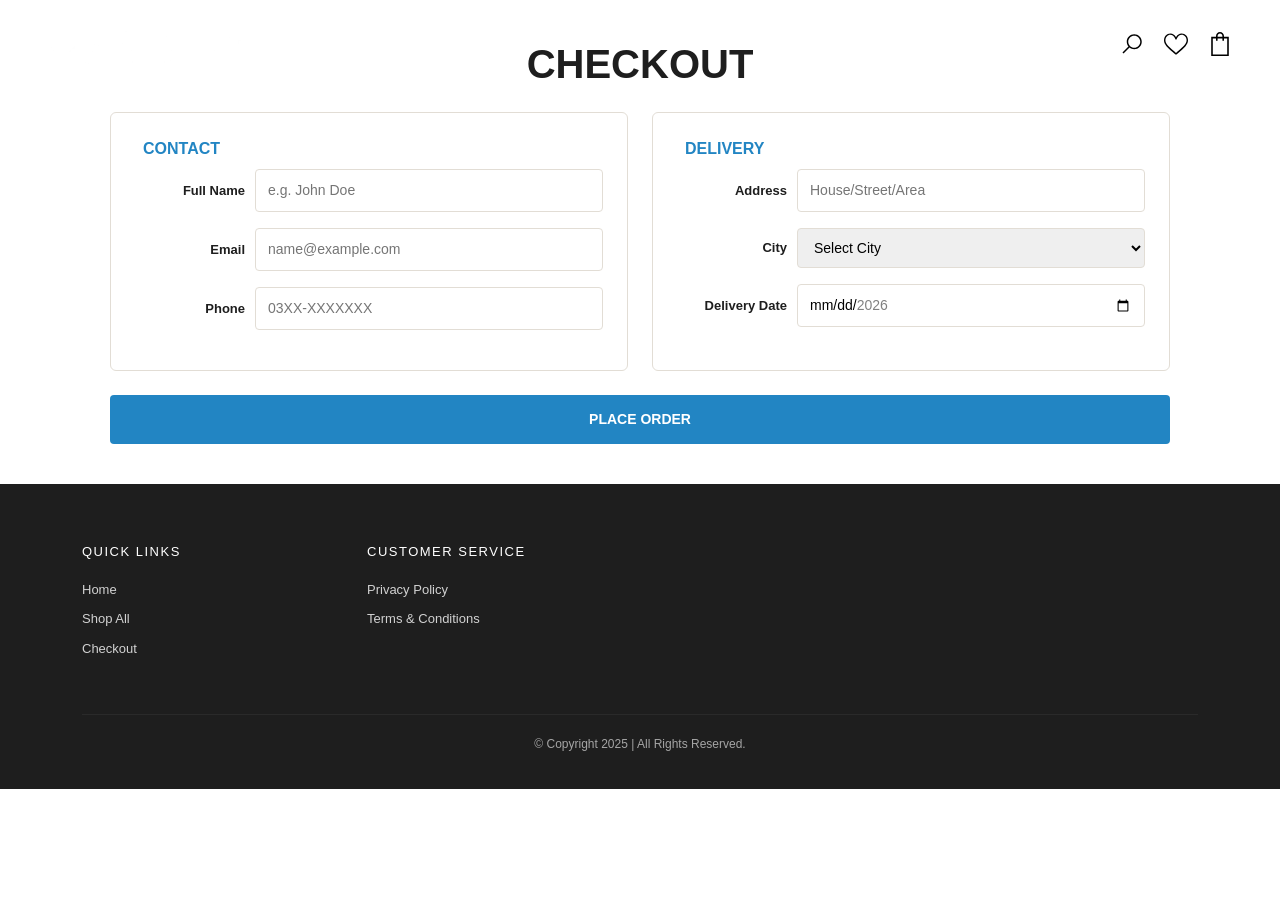
<file: midterm/Assignment 2/checkout.html>
<!doctype html>
<html lang="en">
  <head>
    <meta charset="UTF-8" />
    <meta name="viewport" content="width=device-width, initial-scale=1.0" />
    <title>Checkout | The Oils & Butters</title>

    <link
      href="https://cdn.jsdelivr.net/npm/bootstrap@5.3.3/dist/css/bootstrap.min.css"
      rel="stylesheet"
    />

    <link rel="stylesheet" href="style.css" />
  </head>
  <body>
    <div class="product-header-wrapper">
      <input type="checkbox" id="menu-toggle" class="menu-toggle-checkbox" />

      <label
        for="menu-toggle"
        class="sidebar-overlay"
        aria-label="Close menu"
      ></label>

      <aside class="mobile-sidebar">
        <div class="sidebar-header">
          <span class="sidebar-brand-title">OILS & BUTTERS</span>
          <label
            for="menu-toggle"
            class="close-sidebar-btn"
            aria-label="Close menu"
            >&times;</label
          >
        </div>

        <nav class="sidebar-nav">
          <a href="home.html" class="sidebar-link">HOME</a>
          <a href="home.html#shop" class="sidebar-link">SHOP ALL</a>
          <a href="home.html#about" class="sidebar-link">ABOUT US</a>
          <a href="#contact" class="sidebar-link">CONTACT</a>
          <a href="checkout.html" class="sidebar-link active">CHECKOUT</a>
        </nav>
      </aside>

      <header class="header-overlay header-dark-nav">
        <div class="header-container container-fluid px-3 px-md-5">
          <label
            for="menu-toggle"
            class="mobile-menu-icon"
            aria-label="Toggle Navigation Menu"
          ></label>

          <a
            href="home.html"
            class="brand-logo"
            aria-label="Oils and Butters Homepage"
          ></a>

          <nav class="desktop-nav">
            <a href="home.html" class="nav-link">HOME</a>
            <a href="home.html#shop" class="nav-link">SHOP ALL</a>
            <a href="home.html#about" class="nav-link">ABOUT US</a>
            <a href="#contact" class="nav-link">CONTACT</a>
          </nav>

          <div class="header-icons">
            <button class="icon-btn search-icon" aria-label="Search"></button>
            <button
              class="icon-btn wishlist-icon"
              aria-label="Wishlist"
            ></button>
            <a
              href="checkout.html"
              class="icon-btn cart-icon"
              aria-label="Shopping Cart"
            ></a>
          </div>
        </div>
      </header>
    </div>

    <main class="checkout-container">
      <h1 class="text-center mb-4 text-uppercase fw-bold">Checkout</h1>

      <form action="#" method="POST" class="checkout-form">
        <fieldset class="checkout-fieldset">
          <legend>Contact</legend>

          <div class="form-group">
            <label for="full-name">Full Name</label>
            <input
              type="text"
              id="full-name"
              name="full_name"
              placeholder="e.g. John Doe"
              required
            />
            <span class="error-msg">Please enter your full name.</span>
          </div>

          <div class="form-group">
            <label for="email-addr">Email</label>
            <input
              type="email"
              id="email-addr"
              name="email"
              placeholder="name@example.com"
              required
            />
            <span class="error-msg">Please enter a valid email address.</span>
          </div>

          <div class="form-group">
            <label for="phone-num">Phone</label>
            <input
              type="tel"
              id="phone-num"
              name="phone"
              placeholder="03XX-XXXXXXX"
              pattern="03[0-9]{2}-[0-9]{7}"
              required
            />
            <span class="error-msg">Format required: 03XX-XXXXXXX</span>
          </div>
        </fieldset>

        <fieldset class="checkout-fieldset">
          <legend>Delivery</legend>

          <div class="form-group">
            <label for="street-address">Address</label>
            <input
              type="text"
              id="street-address"
              name="address"
              placeholder="House/Street/Area"
              required
            />
            <span class="error-msg">Please enter your complete address.</span>
          </div>

          <div class="form-group">
            <label for="city-select">City</label>
            <select id="city-select" name="city" required>
              <option value="" disabled selected>Select City</option>
              <option value="Lahore">Lahore</option>
              <option value="Islamabad">Islamabad</option>
              <option value="Karachi">Karachi</option>
              <option value="Rawalpindi">Rawalpindi</option>
              <option value="Faisalabad">Faisalabad</option>
            </select>
            <span class="error-msg">Please select a city from the list.</span>
          </div>

          <div class="form-group">
            <label for="delivery-date">Delivery Date</label>
            <input
              type="date"
              id="delivery-date"
              name="delivery_date"
              min="2026-10-29"
              max="2026-11-27"
              required
            />
            <span class="error-msg"
              >Date must be between Oct 29 and Nov 27, 2026.</span
            >
          </div>
        </fieldset>

        <button type="submit" class="btn-submit-checkout">Place Order</button>
      </form>
    </main>

    <footer class="site-footer" id="contact">
      <div class="container">
        <div class="row g-4">
          <div class="col-12 col-sm-6 col-md-3 footer-col">
            <h4>QUICK LINKS</h4>
            <ul>
              <li><a href="home.html">Home</a></li>
              <li><a href="home.html#shop">Shop All</a></li>
              <li><a href="checkout.html">Checkout</a></li>
            </ul>
          </div>
          <div class="col-12 col-sm-6 col-md-3 footer-col">
            <h4>CUSTOMER SERVICE</h4>
            <ul>
              <li><a href="#">Privacy Policy</a></li>
              <li><a href="#">Terms & Conditions</a></li>
            </ul>
          </div>
        </div>
        <div class="footer-bottom">
          <p>© Copyright 2025 | All Rights Reserved.</p>
        </div>
      </div>
    </footer>
  </body>
</html>
</file>
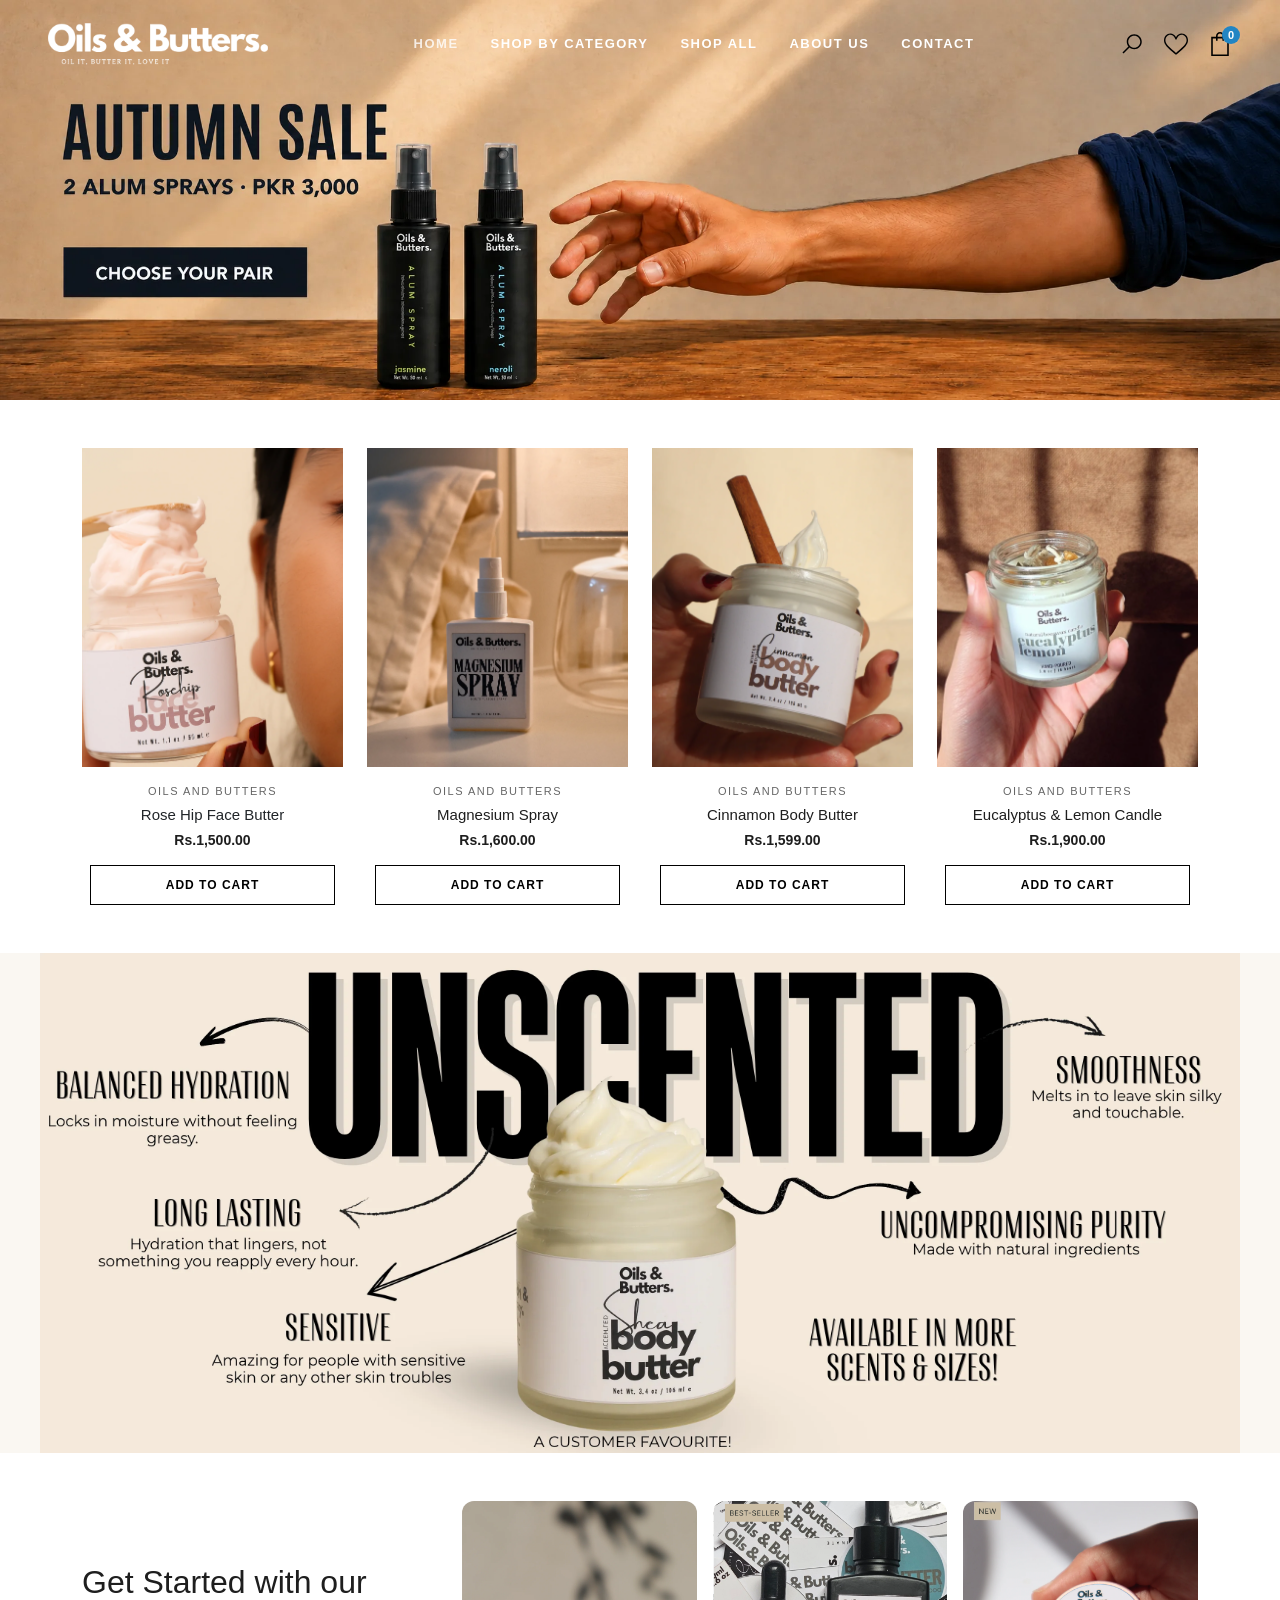
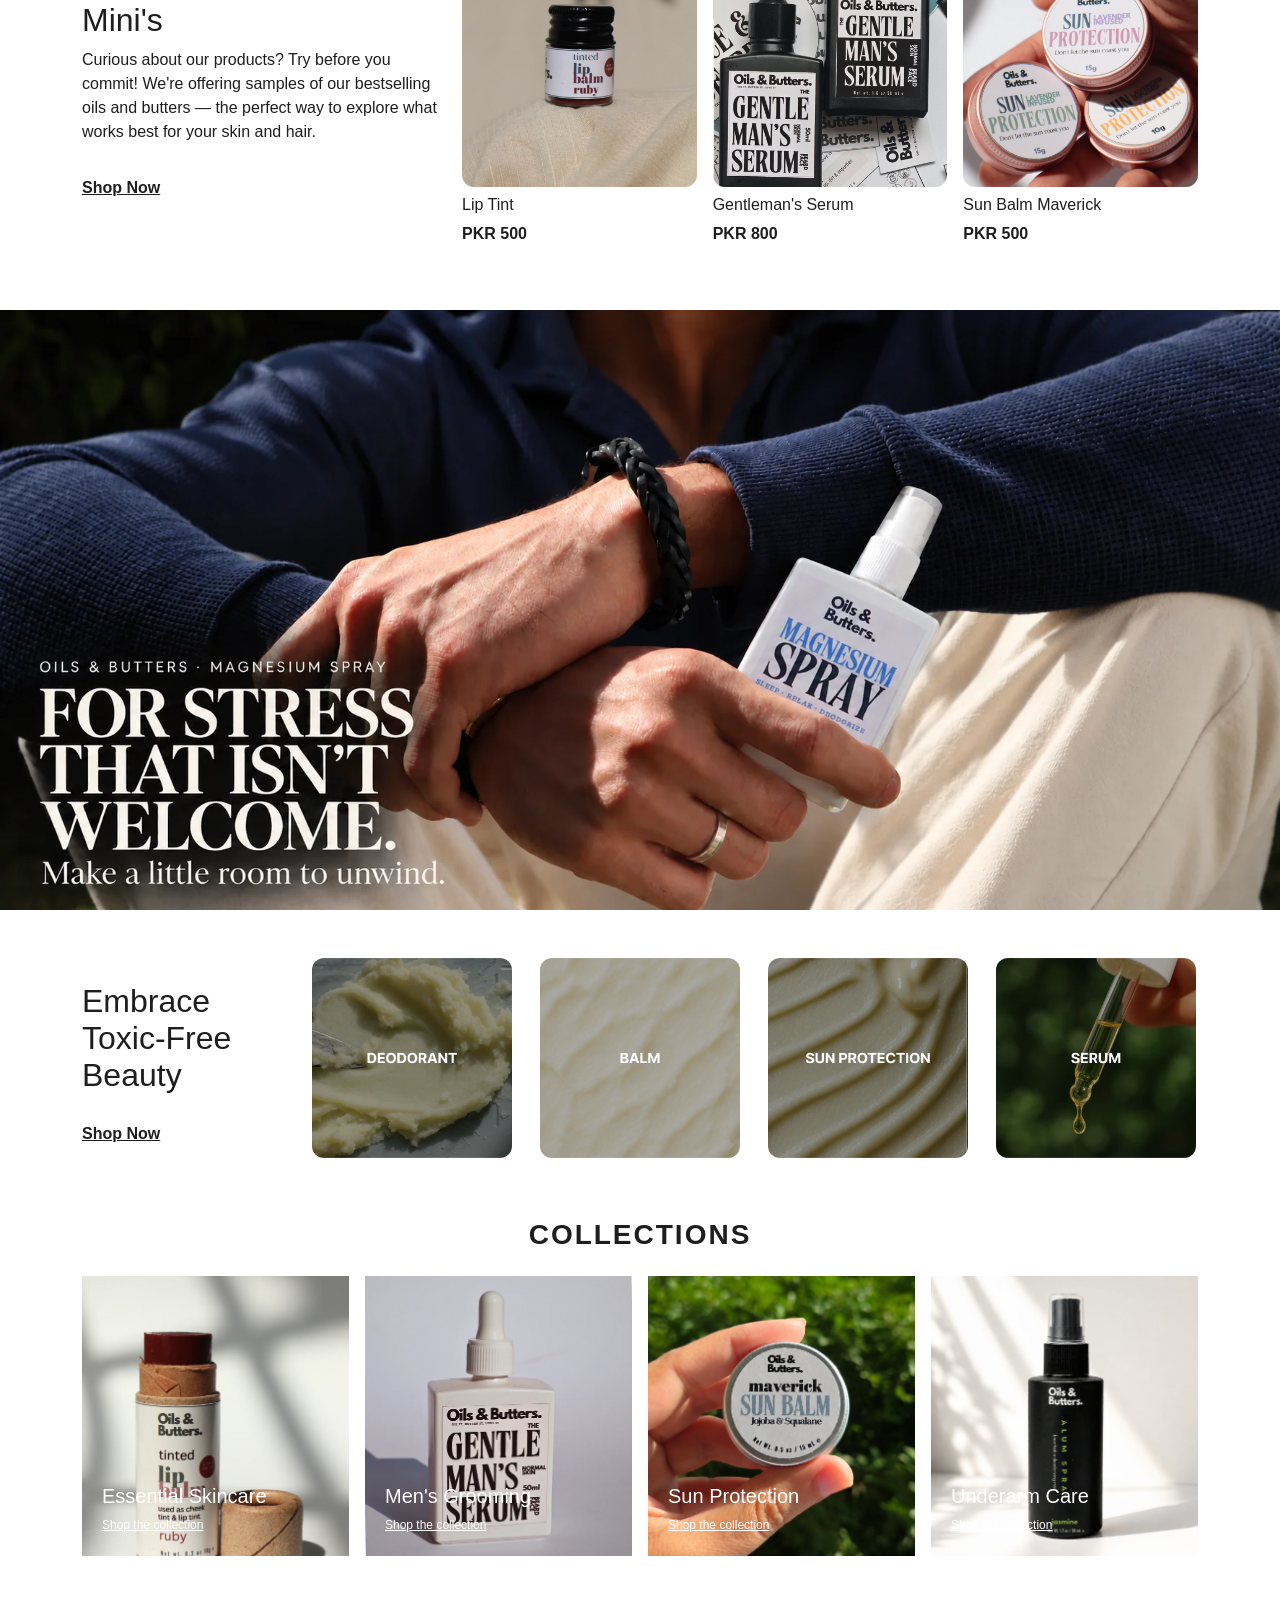
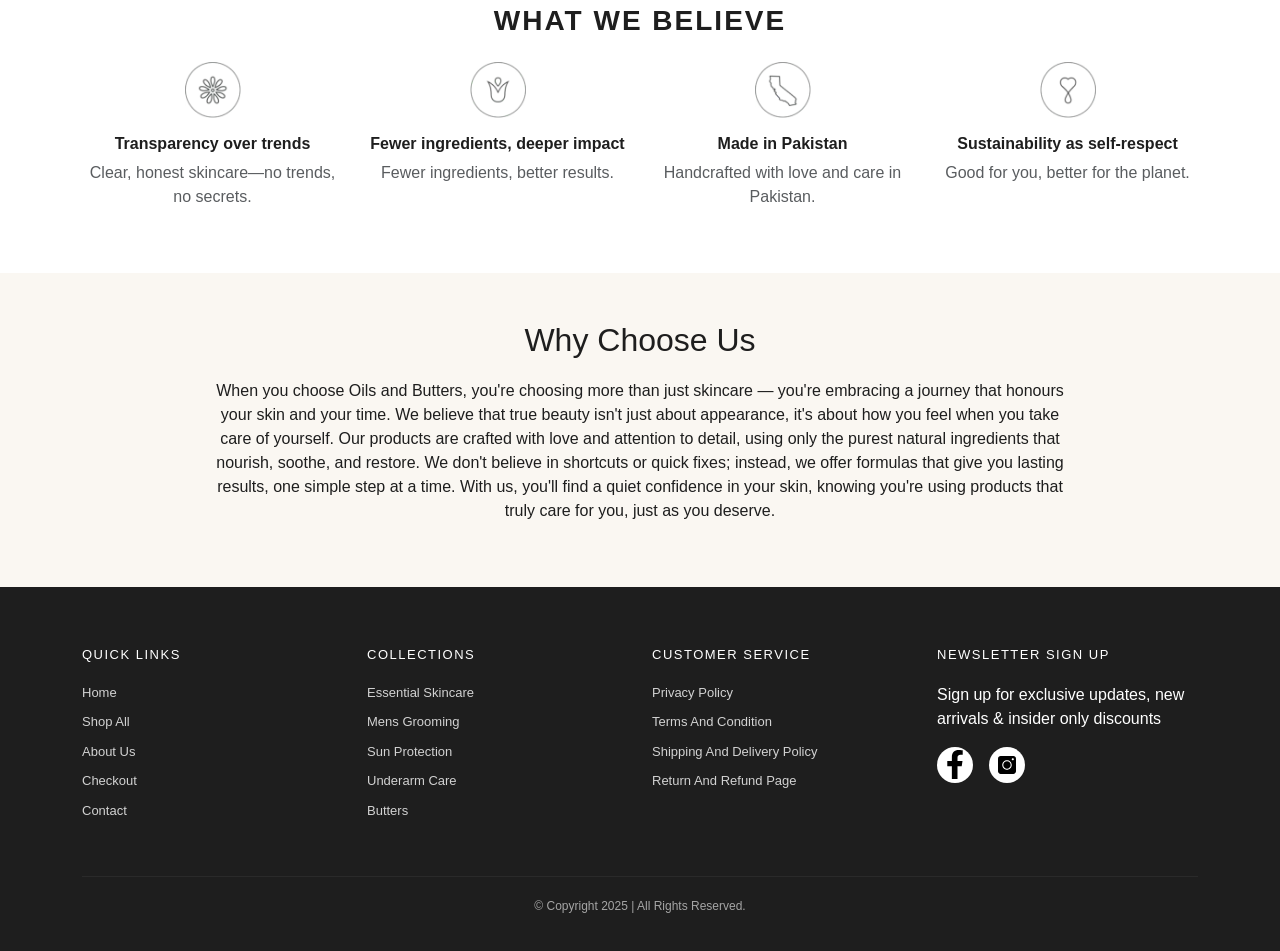
<file: midterm/Assignment 2/home.html>
<!doctype html>
<html lang="en">
  <head>
    <meta charset="UTF-8" />
    <meta name="viewport" content="width=device-width, initial-scale=1.0" />
    <title>The Oils & Butters | Pure Organic Skincare</title>

    <link
      href="https://cdn.jsdelivr.net/npm/bootstrap@5.3.3/dist/css/bootstrap.min.css"
      rel="stylesheet"
    />

    <link rel="stylesheet" href="style.css" />
    <script src="script.js" defer></script>
  </head>
  <body>
    <div class="hero-header-wrapper">
      <input type="checkbox" id="menu-toggle" class="menu-toggle-checkbox" />

      <label
        for="menu-toggle"
        class="sidebar-overlay"
        aria-label="Close menu"
      ></label>

      <aside class="mobile-sidebar">
        <div class="sidebar-header">
          <span class="sidebar-brand-title">OILS & BUTTERS</span>
          <label
            for="menu-toggle"
            class="close-sidebar-btn"
            aria-label="Close menu"
            >&times;</label
          >
        </div>

        <nav class="sidebar-nav">
          <a href="home.html" class="sidebar-link active">HOME</a>
          <details class="mobile-mega-accordion">
            <summary>SHOP BY CATEGORY</summary>
            <div class="mobile-accordion-group">
              <details>
                <summary>Essential Skin Care</summary>
                <ul>
                  <li><a href="#shop">Lip Tint</a></li>
                  <li><a href="#shop">Lip Balm</a></li>
                  <li><a href="#shop">Magnesium Spray</a></li>
                  <li><a href="#shop">Face Serum</a></li>
                </ul>
              </details>
              <details>
                <summary>Mens Grooming</summary>
                <ul>
                  <li><a href="#shop">Deodorant</a></li>
                  <li><a href="#shop">Lip Balm</a></li>
                  <li><a href="#shop">Gentleman's Serum</a></li>
                  <li><a href="#shop">Sun Balm</a></li>
                </ul>
              </details>
              <details>
                <summary>Sun Protection</summary>
                <ul>
                  <li><a href="#shop">Sun Balm Sample</a></li>
                  <li><a href="#shop">SPF Milk</a></li>
                  <li><a href="#shop">Lavender Sun Balm</a></li>
                  <li><a href="#shop">Maverick Sun Balm</a></li>
                </ul>
              </details>
              <details>
                <summary>Underarm Care</summary>
                <ul>
                  <li><a href="#shop">Deodorant Cream</a></li>
                  <li><a href="#shop">Detox Paste</a></li>
                  <li><a href="#shop">Soothing Balm</a></li>
                  <li><a href="#shop">Charcoal Bar</a></li>
                </ul>
              </details>
              <details>
                <summary>Minis</summary>
                <ul>
                  <li><a href="#shop">Deodorant Cream Mini</a></li>
                  <li><a href="#shop">Lip Tint Mini</a></li>
                  <li><a href="#shop">Sun Balm Maverick Mini</a></li>
                  <li><a href="#shop">Gentleman's Serum Mini</a></li>
                </ul>
              </details>
            </div>
          </details>
          <a href="#shop" class="sidebar-link">SHOP ALL</a>
          <a href="#about" class="sidebar-link">ABOUT US</a>
          <a href="#contact" class="sidebar-link">CONTACT</a>
          <a href="checkout.html" class="sidebar-link">CHECKOUT</a>
        </nav>
      </aside>

      <header class="header-overlay">
        <div class="header-container container-fluid px-3 px-md-5">
          <label
            for="menu-toggle"
            class="mobile-menu-icon"
            aria-label="Toggle Navigation Menu"
          ></label>

          <a
            href="home.html"
            class="brand-logo"
            aria-label="Oils and Butters Homepage"
          ></a>

          <nav class="desktop-nav">
            <a href="home.html" class="nav-link active">HOME</a>

            <div class="mega-menu-item">
              <a href="#shop" class="nav-link" tabindex="0">SHOP BY CATEGORY</a>
              <div class="mega-menu-panel">
                <div class="mega-menu-grid">
                  <div class="mega-column">
                    <h4>Essential Skincare</h4>
                    <ul>
                      <li><a href="#shop">Lip Tint</a></li>
                      <li><a href="#shop">Lip Balm</a></li>
                      <li><a href="#shop">Magnesium Spray</a></li>
                      <li><a href="#shop">Face Serum</a></li>
                    </ul>
                  </div>
                  <div class="mega-column">
                    <h4>Mens Grooming</h4>
                    <ul>
                      <li><a href="#shop">Deodorant</a></li>
                      <li><a href="#shop">Lip Balm</a></li>
                      <li><a href="#shop">Gentleman's Serum</a></li>
                      <li><a href="#shop">Sun Balm</a></li>
                    </ul>
                  </div>
                  <div class="mega-column">
                    <h4>Sun Protection</h4>
                    <ul>
                      <li><a href="#shop">Sun Balm Sample</a></li>
                      <li><a href="#shop">SPF Milk</a></li>
                      <li><a href="#shop">Lavender Sun Balm</a></li>
                      <li><a href="#shop">Maverick Sun Balm</a></li>
                    </ul>
                  </div>
                  <div class="mega-column">
                    <h4>Underarm Care</h4>
                    <ul>
                      <li><a href="#shop">Deodorant Cream</a></li>
                      <li><a href="#shop">Detox Paste</a></li>
                      <li><a href="#shop">Soothing Balm</a></li>
                      <li><a href="#shop">Charcoal Bar</a></li>
                    </ul>
                  </div>
                  <div class="mega-column">
                    <h4>Minis</h4>
                    <ul>
                      <li><a href="#shop">Deodorant Cream Mini</a></li>
                      <li><a href="#shop">Lip Tint Mini</a></li>
                      <li><a href="#shop">Sun Balm Maverick Mini</a></li>
                      <li><a href="#shop">Gentleman's Serum Mini</a></li>
                    </ul>
                  </div>
                </div>
              </div>
            </div>

            <a href="#shop" class="nav-link">SHOP ALL</a>
            <a href="#about" class="nav-link">ABOUT US</a>
            <a href="#contact" class="nav-link">CONTACT</a>
          </nav>

          <div class="header-icons">
            <button class="icon-btn search-icon" aria-label="Search"></button>
            <button
              class="icon-btn wishlist-icon"
              aria-label="Wishlist"
            ></button>

            <button
              class="icon-btn cart-icon"
              id="cart-icon-btn"
              aria-label="Shopping Cart"
            >
              <span class="cart-badge" id="cart-badge">0</span>
            </button>

            <div class="mini-cart-panel" id="mini-cart-panel">
              <div class="mini-cart-header">
                <span>Your Cart</span>
                <span id="mini-cart-count">(0)</span>
              </div>
              <div class="mini-cart-list" id="mini-cart-list">
                <p style="font-size: 12px; color: #888">Your cart is empty.</p>
              </div>
              <div class="mini-cart-total">
                <span>Total:</span>
                <span id="mini-cart-total-price">Rs.0.00</span>
              </div>
              <a href="checkout.html" class="btn-checkout-link"
                >Proceed to Checkout</a
              >
            </div>
          </div>
        </div>
      </header>

      <section class="hero-banner-section">
        <div class="hero-content"></div>
      </section>
    </div>

    <main class="container my-5" id="shop">
      <div class="row g-4">
        <div class="col-12 col-sm-6 col-lg-3">
          <article class="product-card h-100">
            <a href="product.html" class="d-block text-decoration-none">
              <div class="product-img-box rosehip-butter-img"></div>
            </a>
            <div class="product-info">
              <span class="product-brand">OILS AND BUTTERS</span>
              <h3 class="product-title">
                <a href="product.html" class="text-decoration-none text-dark"
                  >Rose Hip Face Butter</a
                >
              </h3>
              <p class="product-price">Rs.1,500.00</p>
              <button class="btn-outline mt-auto btn-add-cart">
                ADD TO CART
              </button>
            </div>
          </article>
        </div>

        <div class="col-12 col-sm-6 col-lg-3">
          <article class="product-card h-100">
            <div class="product-img-box magnesium-spray-img"></div>
            <div class="product-info">
              <span class="product-brand">OILS AND BUTTERS</span>
              <h3 class="product-title">Magnesium Spray</h3>
              <p class="product-price">Rs.1,600.00</p>
              <button class="btn-outline mt-auto btn-add-cart">
                ADD TO CART
              </button>
            </div>
          </article>
        </div>

        <div class="col-12 col-sm-6 col-lg-3">
          <article class="product-card h-100">
            <div class="product-img-box cinnamon-butter-img"></div>
            <div class="product-info">
              <span class="product-brand">OILS AND BUTTERS</span>
              <h3 class="product-title">Cinnamon Body Butter</h3>
              <p class="product-price">Rs.1,599.00</p>
              <button class="btn-outline mt-auto btn-add-cart">
                ADD TO CART
              </button>
            </div>
          </article>
        </div>

        <div class="col-12 col-sm-6 col-lg-3">
          <article class="product-card h-100">
            <div class="product-img-box eucalyptus-candle-img"></div>
            <div class="product-info">
              <span class="product-brand">OILS AND BUTTERS</span>
              <h3 class="product-title">Eucalyptus & Lemon Candle</h3>
              <p class="product-price">Rs.1,900.00</p>
              <button class="btn-outline mt-auto btn-add-cart">
                ADD TO CART
              </button>
            </div>
          </article>
        </div>
      </div>
    </main>

    <section class="unscented-banner-section"></section>

    <section class="container my-5 minis-section">
      <div class="row g-4 align-items-center">
        <div class="col-12 col-lg-4">
          <div class="minis-text-box">
            <h2>Get Started with our Mini's</h2>
            <p>
              Curious about our products? Try before you commit! We're offering
              samples of our bestselling oils and butters — the perfect way to
              explore what works best for your skin and hair.
            </p>
            <a href="#shop" class="text-link">Shop Now</a>
          </div>
        </div>

        <div class="col-12 col-lg-8">
          <div class="row g-3">
            <div class="col-12 col-sm-4">
              <div class="mini-card">
                <div class="mini-img mini-tint-img"></div>
                <h4 class="mt-2 fs-6">Lip Tint</h4>
                <p class="fw-bold fs-7">PKR 500</p>
              </div>
            </div>
            <div class="col-12 col-sm-4">
              <div class="mini-card">
                <div class="mini-img mini-serum-img"></div>
                <h4 class="mt-2 fs-6">Gentleman's Serum</h4>
                <p class="fw-bold fs-7">PKR 800</p>
              </div>
            </div>
            <div class="col-12 col-sm-4">
              <div class="mini-card">
                <div class="mini-img mini-sun-img"></div>
                <h4 class="mt-2 fs-6">Sun Balm Maverick</h4>
                <p class="fw-bold fs-7">PKR 500</p>
              </div>
            </div>
          </div>
        </div>
      </div>
    </section>

    <section class="lifestyle-banner-section"></section>

    <section class="container my-5 collections-section">
      <div
        class="row row-cols-1 row-cols-lg-5 g-4 align-items-center mb-5 categories-grid"
      >
        <div class="col">
          <div class="category-text-box">
            <h2>Embrace Toxic-Free Beauty</h2>
            <a href="#shop" class="text-link">Shop Now</a>
          </div>
        </div>

        <div class="col text-center">
          <div class="category-item">
            <div class="category-img cat-deodorant-img mx-auto"></div>
          </div>
        </div>

        <div class="col text-center">
          <div class="category-item">
            <div class="category-img cat-balm-img mx-auto"></div>
          </div>
        </div>

        <div class="col text-center">
          <div class="category-item">
            <div class="category-img cat-sun-img mx-auto"></div>
          </div>
        </div>

        <div class="col text-center">
          <div class="category-item">
            <div class="category-img cat-serum-img mx-auto"></div>
          </div>
        </div>
      </div>

      <h2 class="section-heading text-center my-4">COLLECTIONS</h2>
      <div class="row g-3">
        <div class="col-12 col-sm-6 col-lg-3">
          <div class="coll-banner coll-essential-img">
            <div class="coll-overlay">
              <h3>Essential Skincare</h3>
              <a href="#shop" class="coll-link">Shop the collection</a>
            </div>
          </div>
        </div>

        <div class="col-12 col-sm-6 col-lg-3">
          <div class="coll-banner coll-mens-img">
            <div class="coll-overlay">
              <h3>Men's Grooming</h3>
              <a href="#shop" class="coll-link">Shop the collection</a>
            </div>
          </div>
        </div>

        <div class="col-12 col-sm-6 col-lg-3">
          <div class="coll-banner coll-sun-protection-img">
            <div class="coll-overlay">
              <h3>Sun Protection</h3>
              <a href="#shop" class="coll-link">Shop the collection</a>
            </div>
          </div>
        </div>

        <div class="col-12 col-sm-6 col-lg-3">
          <div class="coll-banner coll-underarm-img">
            <div class="coll-overlay">
              <h3>Underarm Care</h3>
              <a href="#shop" class="coll-link">Shop the collection</a>
            </div>
          </div>
        </div>
      </div>
    </section>

    <section class="container my-5 values-section" id="about">
      <h2 class="section-heading text-center mb-4">What We Believe</h2>
      <div class="row g-4 text-center">
        <div class="col-12 col-sm-6 col-lg-3">
          <div class="value-card">
            <div class="value-icon icon-transparency mx-auto"></div>
            <h3 class="fs-6 fw-bold">Transparency over trends</h3>
            <p class="fs-7 text-muted">
              Clear, honest skincare—no trends, no secrets.
            </p>
          </div>
        </div>

        <div class="col-12 col-sm-6 col-lg-3">
          <div class="value-card">
            <div class="value-icon icon-ingredients mx-auto"></div>
            <h3 class="fs-6 fw-bold">Fewer ingredients, deeper impact</h3>
            <p class="fs-7 text-muted">Fewer ingredients, better results.</p>
          </div>
        </div>

        <div class="col-12 col-sm-6 col-lg-3">
          <div class="value-card">
            <div class="value-icon icon-pakistan mx-auto"></div>
            <h3 class="fs-6 fw-bold">Made in Pakistan</h3>
            <p class="fs-7 text-muted">
              Handcrafted with love and care in Pakistan.
            </p>
          </div>
        </div>

        <div class="col-12 col-sm-6 col-lg-3">
          <div class="value-card">
            <div class="value-icon icon-sustainability mx-auto"></div>
            <h3 class="fs-6 fw-bold">Sustainability as self-respect</h3>
            <p class="fs-7 text-muted">Good for you, better for the planet.</p>
          </div>
        </div>
      </div>
    </section>

    <section class="narrative-section py-5">
      <div class="container text-center">
        <div class="narrative-container mx-auto">
          <h2>Why Choose Us</h2>
          <p>
            When you choose Oils and Butters, you're choosing more than just
            skincare — you're embracing a journey that honours your skin and
            your time. We believe that true beauty isn't just about appearance,
            it's about how you feel when you take care of yourself. Our products
            are crafted with love and attention to detail, using only the purest
            natural ingredients that nourish, soothe, and restore. We don't
            believe in shortcuts or quick fixes; instead, we offer formulas that
            give you lasting results, one simple step at a time. With us, you'll
            find a quiet confidence in your skin, knowing you're using products
            that truly care for you, just as you deserve.
          </p>
        </div>
      </div>
    </section>

    <footer class="site-footer" id="contact">
      <div class="container">
        <div class="row g-4">
          <div class="col-12 col-sm-6 col-md-3 footer-col">
            <h4>QUICK LINKS</h4>
            <ul>
              <li><a href="home.html">Home</a></li>
              <li><a href="#shop">Shop All</a></li>
              <li><a href="#about">About Us</a></li>
              <li><a href="checkout.html">Checkout</a></li>
              <li><a href="#contact">Contact</a></li>
            </ul>
          </div>

          <div class="col-12 col-sm-6 col-md-3 footer-col">
            <h4>COLLECTIONS</h4>
            <ul>
              <li><a href="#shop">Essential Skincare</a></li>
              <li><a href="#shop">Mens Grooming</a></li>
              <li><a href="#shop">Sun Protection</a></li>
              <li><a href="#shop">Underarm Care</a></li>
              <li><a href="#shop">Butters</a></li>
            </ul>
          </div>

          <div class="col-12 col-sm-6 col-md-3 footer-col">
            <h4>CUSTOMER SERVICE</h4>
            <ul>
              <li><a href="#">Privacy Policy</a></li>
              <li><a href="#">Terms And Condition</a></li>
              <li><a href="#">Shipping And Delivery Policy</a></li>
              <li><a href="#">Return And Refund Page</a></li>
            </ul>
          </div>

          <div class="col-12 col-sm-6 col-md-3 footer-col">
            <h4>NEWSLETTER SIGN UP</h4>
            <p>
              Sign up for exclusive updates, new arrivals & insider only
              discounts
            </p>
            <div class="social-icons">
              <a
                href="#"
                class="social-btn facebook-icon"
                aria-label="Facebook"
              ></a>
              <a
                href="#"
                class="social-btn instagram-icon"
                aria-label="Instagram"
              ></a>
            </div>
          </div>
        </div>

        <div class="footer-bottom">
          <p>© Copyright 2025 | All Rights Reserved.</p>
        </div>
      </div>
    </footer>

    <div class="mobile-bottom-nav">
      <a href="home.html" class="mobile-nav-item">
        <div class="mobile-nav-icon icon-home"></div>
        <span>Home</span>
      </a>
      <a href="#shop" class="mobile-nav-item">
        <div class="mobile-nav-icon icon-search"></div>
        <span>Search</span>
      </a>
      <a href="#shop" class="mobile-nav-item">
        <div class="mobile-nav-icon icon-collection"></div>
        <span>Collection</span>
      </a>
      <a href="#" class="mobile-nav-item">
        <div class="mobile-nav-icon icon-account"></div>
        <span>Account</span>
      </a>
      <a href="checkout.html" class="mobile-nav-item">
        <div class="mobile-nav-icon icon-cart"></div>
        <span>Cart</span>
      </a>
    </div>
  </body>
</html>
</file>
<file: Assignment 1/style.css>
body {
  font-family: "Times New Roman", Times, serif;
  line-height: 1.5;
  color: #333;
  max-width: 900px;
  margin: 0 auto;
  padding: 40px;
  background-color: #f4f4f4;
}

.main {
  background-color: #ffffff;
  padding: 50px;
  box-shadow: 0px 2px 20px rgba(121, 118, 118, 0.527);
}

.header {
  text-align: center;
  margin-bottom: 30px;
}

.pic {
  border-radius: 50%;
  border: 2px solid #333;
  width: 120px;
  height: 120px;
  margin-top: 20px;
}

.header h1 {
  margin: 0;
  font-size: 2.5em;
  text-transform: uppercase;
  letter-spacing: 3px;
  animation: slideDown 0.8s ease-out forwards;
  opacity: 0;
}

@keyframes slideDown {
  from {
    opacity: 0;
    transform: translateY(-50px);
  }
  to {
    opacity: 1;
    transform: translateY(0);
  }
}

.contact {
  list-style-type: none;
  padding: 0;
  margin: 10px 0 0 0;
  display: flex;
  justify-content: center;
  flex-wrap: wrap;
  gap: 15px;
}

.contact a {
  text-decoration: none;
  color: #333;
}

.contact a:hover {
  text-decoration: underline;
}

.section-title {
  border-bottom: 2px solid #333;
  padding-bottom: 5px;
  margin-top: 30px;
  margin-bottom: 15px;
  font-size: 1.5em;
  text-transform: uppercase;
}

.skill-title {
  font-weight: bold;
  margin: 10px 0 0 0;
}

.skill-list {
  margin: 0 10px 0 20px;
  padding: 0;
}

.edu-item,
.project-item,
.cert-item {
  margin-bottom: 20px;
}

.item-header {
  display: flex;
  justify-content: space-between;
  align-items: baseline;
  margin-bottom: 2px;
}

.degree,
.project-name,
.cert-name {
  font-weight: bold;
  font-size: 1.1em;
  margin: 0;
}

.edu-date,
.project-date {
  font-size: 0.9em;
  color: #777;
  margin: 0;
}

.uni,
.project-tech,
.cert-issuer {
  font-style: italic;
  color: #555;
  margin: 0;
}

ul {
  margin: 5px 70px 0 20px;
  padding: 0;
  text-align: justify;
  list-style-type: square;
}

@keyframes slideIn {
  from {
    opacity: 0;
    transform: translateX(-20px);
  }
  to {
    opacity: 1;
    transform: translateX(0);
  }
}

.project1,
.project2,
.project3,
.project4,
.project5 {
  animation-name: slideIn;
  animation-timeline: view();
  animation-range: entry 0% cover 40%;
  animation-fill-mode: both;
}

.project-details li {
  margin-bottom: 6px;
}

.about-text,
.edu-details {
  margin: 5px 10px 0 0;
}

p {
  text-align: justify;
}
</file>
<file: Assignment 2/style.css>
/* Base & Reset Styles */
:root {
  --color-bg-cream: #faf7f2;
  --color-dark-green: #2c3b2d;
  --color-black: #000000;
  --color-white: #ffffff;
  --color-text-dark: #1e1e1e;
  --color-text-muted: #666666;
  --color-border: #e2ddd5;
  --font-sans: "Segoe UI", Roboto, Helvetica, Arial, sans-serif;
}

* {
  box-sizing: border-box;
  margin: 0;
  padding: 0;
}

body {
  font-family: var(--font-sans);
  background-color: var(--color-white);
  color: var(--color-text-dark);
  line-height: 1.5;
}

a {
  color: inherit;
  text-decoration: none;
}

/* Header & Transparent Overlay Styling */
.hero-header-wrapper {
  position: relative;
  width: 100%;
}

.header-overlay {
  position: absolute;
  top: 0;
  left: 0;
  width: 100%;
  z-index: 100;
  background: transparent;
  padding: 20px 0;
}

.header-container {
  max-width: 1400px;
  margin: 0 auto;
  display: flex;
  align-items: center;
  justify-content: space-between;
}

/* Logo Loaded */
.brand-logo {
  display: block;
  width: 220px;
  height: 48px;
  background-image: url("images/logo.png");
  background-size: contain;
  background-repeat: no-repeat;
  background-position: left center;
}

.desktop-nav {
  display: flex;
  gap: 32px;
}

.nav-link {
  color: var(--color-white);
  font-size: 13px;
  font-weight: 600;
  letter-spacing: 1.5px;
  text-transform: uppercase;
}

.nav-link:hover,
.nav-link.active {
  opacity: 0.8;
}

.header-icons {
  display: flex;
  align-items: center;
  gap: 20px;
}

.icon-btn {
  background: none;
  border: none;
  width: 24px;
  height: 24px;
  cursor: pointer;
  position: relative;
  background-size: contain;
  background-repeat: no-repeat;
  background-position: center;
}

.search-icon {
  background-image: url("images/search-icon.svg");
}
.wishlist-icon {
  background-image: url("images/wishlist-icon.svg");
}
.cart-icon {
  background-image: url("images/cart-icon.svg");
}

/* Hero Banner Section (Autumn Sale) */
.hero-banner-section {
  width: 100%;
  min-height: 400px;
  background-image: url("images/autumn-sale-banner.png");
  background-size: 100% auto;
  background-position: center top;
  background-repeat: no-repeat;
  display: flex;
  align-items: center;
  padding: 0;
  box-sizing: border-box;
}

.hero-content {
  max-width: 500px;
}

/* Product Grid Listing Section */
.section-heading {
  text-align: center;
  font-size: 28px;
  font-weight: 700;
  letter-spacing: 2px;
  text-transform: uppercase;
  margin-bottom: 40px;
}

.product-card {
  display: flex;
  flex-direction: column;
}

.product-img-box {
  width: 100%;
  aspect-ratio: 9 / 11;
  background-size: cover;
  background-position: center;
  background-repeat: no-repeat;
  background-color: var(--color-bg-cream);
}

.rosehip-butter-img {
  background-image: url("images/rosehip-face-butter.png");
}
.magnesium-spray-img {
  background-image: url("images/magnesium-spray.png");
}
.cinnamon-butter-img {
  background-image: url("images/cinnamon-body-butter.png");
}
.eucalyptus-candle-img {
  background-image: url("images/eucalyptus-candle.png");
}
.mini-tint-img {
  background-image: url("images/mini-lip-tint.png");
}
.mini-serum-img {
  background-image: url("images/mini-gentleman-serum.png");
}
.mini-sun-img {
  background-image: url("images/mini-sun-balm.png");
}

.product-info {
  text-align: center;
  padding: 16px 8px 0;
  display: flex;
  flex-direction: column;
  align-items: center;
  flex-grow: 1;
}

.product-brand {
  font-size: 11px;
  letter-spacing: 1.5px;
  color: var(--color-text-muted);
  text-transform: uppercase;
}

.product-title {
  font-size: 15px;
  font-weight: 500;
  margin: 6px 0;
}

.product-price {
  font-size: 14px;
  font-weight: 700;
  margin-bottom: 14px;
}

.btn-outline {
  width: 100%;
  background: transparent;
  border: 1px solid var(--color-black);
  padding: 10px;
  font-size: 12px;
  font-weight: 700;
  letter-spacing: 1px;
  cursor: pointer;
}

/* Full Width Banners */
.unscented-banner-section {
  width: 100%;
  min-height: 500px;
  background-color: var(--color-bg-cream);
  background-image: url("images/unscented-banner.png");
  background-size: contain;
  background-position: center;
  background-repeat: no-repeat;
  margin: 40px 0;
}

.lifestyle-banner-section {
  width: 100%;
  min-height: 600px;
  background-image: url("images/magnesium-lifestyle.png");
  background-size: 100% auto;
  background-position: center;
  background-repeat: no-repeat;
  margin: 40px 0;
}

/* Minis & Collections Sections */
.text-link {
  display: inline-block;
  margin-top: 16px;
  font-weight: 700;
  text-decoration: underline;
}

.mini-img {
  width: 100%;
  aspect-ratio: 9 / 11;
  border-radius: 12px;
  background-size: cover;
  background-position: center;
}

.category-text-box {
  text-align: left;
}

.category-text-box h2 {
  font-size: 32px;
  font-weight: 500;
  line-height: 1.15;
  color: var(--color-text-dark);
  margin-bottom: 12px;
}

.category-item {
  display: flex;
  flex-direction: column;
  align-items: center;
  font-size: 13px;
  font-weight: 700;
  letter-spacing: 1px;
}

.category-img {
  width: 200px;
  height: 200px;
  border-radius: 12px;
  background-size: cover;
  background-position: center;
  margin-bottom: 12px;
}

.cat-deodorant-img {
  background-image: url("images/cat-deodorant.png");
}
.cat-balm-img {
  background-image: url("images/cat-balm.png");
}
.cat-sun-img {
  background-image: url("images/cat-sun-protection.png");
}
.cat-serum-img {
  background-image: url("images/cat-serum.png");
}

.coll-banner {
  height: 280px;
  background-size: cover;
  background-position: center;
  position: relative;
  display: flex;
  align-items: flex-end;
  padding: 20px;
  color: var(--color-white);
}

.coll-essential-img {
  background-image: url("images/coll-essential.png");
}
.coll-mens-img {
  background-image: url("images/coll-mens.png");
}
.coll-sun-protection-img {
  background-image: url("images/coll-sun-protection.png");
}
.coll-underarm-img {
  background-image: url("images/coll-underarm.png");
}

.coll-overlay h3 {
  font-size: 20px;
  margin-bottom: 4px;
}

.coll-link {
  font-size: 12px;
  text-decoration: underline;
}

/* Values & Narrative Sections */
.value-icon {
  width: 56px;
  height: 56px;
  margin-bottom: 16px;
  background-size: contain;
  background-repeat: no-repeat;
  background-position: center;
}

.icon-transparency {
  background-image: url("images/icon-transparency.png");
}
.icon-ingredients {
  background-image: url("images/icon-ingredients.png");
}
.icon-pakistan {
  background-image: url("images/icon-pakistan.png");
}
.icon-sustainability {
  background-image: url("images/icon-sustainability.png");
}

.narrative-section {
  background-color: var(--color-bg-cream);
}

.narrative-container {
  max-width: 860px;
}

.narrative-container h2 {
  font-size: 32px;
  margin-bottom: 20px;
}

/* Footer */
.site-footer {
  background-color: #1e1e1e;
  color: var(--color-white);
  padding: 60px 0 20px;
}

.footer-col h4 {
  font-size: 13px;
  letter-spacing: 1.5px;
  margin-bottom: 20px;
}

.footer-col ul {
  list-style: none;
  padding: 0;
}

.footer-col li {
  margin-bottom: 10px;
  font-size: 13px;
  opacity: 0.8;
}

.footer-col li a:hover {
  opacity: 1;
}

.social-icons {
  display: flex;
  gap: 16px;
  margin-top: 16px;
}

.social-btn {
  width: 36px;
  height: 36px;
  background-color: var(--color-white);
  border-radius: 50%;
  background-size: 18px;
  background-repeat: no-repeat;
  background-position: center;
}

.facebook-icon {
  background-image: url("images/facebook-icon.svg");
}
.instagram-icon {
  background-image: url("images/insta-icon.svg");
}

.footer-bottom {
  text-align: center;
  border-top: 1px solid #333333;
  margin-top: 40px;
  padding-top: 20px;
  font-size: 12px;
  opacity: 0.6;
}

/* Mobile Sidebar & Toggle System */
.menu-toggle-checkbox {
  position: absolute;
  top: -9999px;
  left: -9999px;
  opacity: 0;
  pointer-events: none;
}

.mobile-menu-icon {
  display: none;
  width: 24px;
  height: 24px;
  background-image: url("images/menu-icon.svg");
  background-size: contain;
  background-repeat: no-repeat;
  background-position: center;
  cursor: pointer;
}

.mobile-sidebar {
  position: fixed;
  top: 0;
  left: -300px;
  width: 280px;
  height: 100vh;
  background-color: var(--color-white);
  box-shadow: 4px 0 16px rgba(0, 0, 0, 0.15);
  z-index: 2000;
  transition: left 0.3s cubic-bezier(0.4, 0, 0.2, 1);
  padding: 24px 20px;
  display: flex;
  flex-direction: column;
}

.sidebar-header {
  display: flex;
  justify-content: space-between;
  align-items: center;
  padding-bottom: 20px;
  border-bottom: 1px solid var(--color-border);
  margin-bottom: 24px;
}

.sidebar-brand-title {
  font-size: 16px;
  font-weight: 700;
  letter-spacing: 1.5px;
  color: var(--color-dark-green);
}

.close-sidebar-btn {
  font-size: 28px;
  font-weight: 300;
  line-height: 1;
  color: var(--color-black);
  cursor: pointer;
}

.sidebar-nav {
  display: flex;
  flex-direction: column;
  gap: 20px;
}

.sidebar-link {
  font-size: 14px;
  font-weight: 600;
  letter-spacing: 1.5px;
  color: var(--color-black);
  text-transform: uppercase;
  padding: 8px 0;
  border-bottom: 1px solid #f2efea;
  transition: color 0.2s ease;
}

.sidebar-link:hover,
.sidebar-link.active {
  color: #c86d51;
}

.sidebar-overlay {
  display: none;
  position: fixed;
  top: 0;
  left: 0;
  width: 100vw;
  height: 100vh;
  background-color: rgba(0, 0, 0, 0.5);
  z-index: 1999;
}

.menu-toggle-checkbox:checked ~ .mobile-sidebar {
  left: 0;
}

.menu-toggle-checkbox:checked ~ .sidebar-overlay {
  display: block;
}

/* Mobile Bottom Navigation Icons */
.icon-home {
  background-image: url("images/home-icon.svg");
}
.icon-search {
  background-image: url("images/search-icon.svg");
}
.icon-collection {
  background-image: url("images/collection-icon.svg");
}
.icon-account {
  background-image: url("images/user-icon.svg");
}
.icon-cart {
  background-image: url("images/cart-icon.svg");
}

.mobile-bottom-nav {
  display: none;
}

/* Product Detail Page Specific Styles */
.product-header-wrapper,
.header-dark-nav {
  position: relative;
  width: 100%;
  background-color: var(--color-black);
}

.detail-large-image {
  width: 100%;
  aspect-ratio: 1 / 1;
  background-size: cover;
  background-position: center;
  border-radius: 4px;
}

.product-detail-title {
  font-size: 32px;
  font-weight: 700;
  letter-spacing: 0.5px;
}

.uppercase-label {
  letter-spacing: 1px;
  text-transform: uppercase;
}

.option-btn {
  border-radius: 0;
  padding: 6px 18px;
  font-size: 13px;
  font-weight: 600;
}

.option-btn.active {
  background-color: var(--color-black);
  color: var(--color-white);
}

.qty-native-input {
  width: 100px;
  border-radius: 0;
  border: 1px solid var(--color-border);
  font-weight: 600;
  text-align: center;
}

.add-to-cart-btn {
  letter-spacing: 1.5px;
  border-radius: 0;
  transition: opacity 0.2s ease;
}

.add-to-cart-btn:hover {
  opacity: 0.9;
}

.breadcrumb-item a {
  color: var(--color-text-muted);
  text-decoration: none;
}

.breadcrumb-item a:hover {
  color: var(--color-black);
  text-decoration: underline;
}

.fs-7 {
  font-size: 13px;
}

/* Responsive Breakpoints & Mobile Swaps */
@media (max-width: 768px) {
  .desktop-nav {
    display: none;
  }

  .mobile-menu-icon {
    display: block;
  }

  .hero-banner-section {
    background-image: url("images/autumn-sale-phone.png");
    aspect-ratio: 1100 / 1389;
    min-height: auto;
    max-height: none;
    background-size: cover;
    background-position: center;
    padding: 90px 20px 30px;
  }

  .unscented-banner-section {
    background-image: url("images/unscented-banner-square.png");
    aspect-ratio: 1 / 1;
    min-height: auto;
    background-size: cover;
    background-position: center;
    margin: 20px 0;
  }

  .category-text-box {
    text-align: center;
    margin-bottom: 20px;
  }

  body {
    padding-bottom: 60px;
  }

  .mobile-bottom-nav {
    display: flex;
    position: fixed;
    bottom: 0;
    left: 0;
    width: 100%;
    height: 60px;
    background-color: var(--color-white);
    border-top: 1px solid var(--color-border);
    z-index: 1000;
    justify-content: space-around;
    align-items: center;
  }

  .mobile-nav-item {
    display: flex;
    flex-direction: column;
    align-items: center;
    font-size: 11px;
    color: var(--color-text-dark);
  }

  .mobile-nav-icon {
    width: 20px;
    height: 20px;
    background-size: contain;
    background-repeat: no-repeat;
    background-position: center;
  }
}
</file>
<file: midterm/Assignment 2/style.css>
/* Base & Reset Styles */
:root {
  --color-bg-cream: #faf7f2;
  --color-dark-green: #2c3b2d;
  --color-black: #000000;
  --color-white: #ffffff;
  --color-text-dark: #1e1e1e;
  --color-text-muted: #666666;
  --color-border: #e2ddd5;
  --font-sans: "Segoe UI", Roboto, Helvetica, Arial, sans-serif;
  --accent-color: hsl(203, 70%, 45%);
}

.mega-menu-item {
  position: relative;
}

.mega-menu-panel {
  display: none;
  position: absolute;
  top: 100%;
  left: 50%;
  transform: translateX(-50%);
  width: 90vw;
  max-width: 1200px;
  background-color: #ffffff;
  color: #1e1e1e;
  box-shadow: 0 10px 30px rgba(0, 0, 0, 0.2);
  border-top: 3px solid var(--accent-color);
  padding: 24px;
  z-index: 1050;
}

.mega-menu-item:hover .mega-menu-panel,
.mega-menu-item:focus-within .mega-menu-panel {
  display: block;
}

.mega-menu-grid {
  display: grid;
  grid-template-columns: repeat(5, 1fr);
  gap: 20px;
}

.mega-column h4 {
  font-size: 14px;
  font-weight: 700;
  color: var(--accent-color);
  margin-bottom: 12px;
  text-transform: uppercase;
  border-bottom: 1px solid #e2ddd5;
  padding-bottom: 6px;
}

.mega-column ul {
  list-style: none;
  padding: 0;
}

.mega-column li {
  margin-bottom: 8px;
}

.mega-column a {
  font-size: 13px;
  color: #1e1e1e;
  transition: color 0.2s;
}

.mega-column a:hover {
  color: var(--accent-color);
}

.mobile-mega-accordion {
  margin: 10px 0;
}

.mobile-mega-accordion summary {
  font-weight: 700;
  font-size: 14px;
  cursor: pointer;
  padding: 8px 0;
  color: var(--accent-color);
}

.mobile-accordion-group details {
  margin-left: 12px;
  margin-top: 6px;
}

.mobile-accordion-group ul {
  list-style: none;
  padding-left: 12px;
  margin-top: 6px;
}

.mobile-accordion-group li {
  margin-bottom: 6px;
}

* {
  box-sizing: border-box;
  margin: 0;
  padding: 0;
}

body {
  font-family: var(--font-sans);
  background-color: var(--color-white);
  color: var(--color-text-dark);
  line-height: 1.5;
}

a {
  color: inherit;
  text-decoration: none;
}

/* Header & Transparent Overlay Styling */
.hero-header-wrapper {
  position: relative;
  width: 100%;
}

.header-overlay {
  position: absolute;
  top: 0;
  left: 0;
  width: 100%;
  z-index: 100;
  background: transparent;
  padding: 20px 0;
}

.header-container {
  max-width: 1400px;
  margin: 0 auto;
  display: flex;
  align-items: center;
  justify-content: space-between;
}

/* Logo Loaded */
.brand-logo {
  display: block;
  width: 220px;
  height: 48px;
  background-image: url("images/logo.png");
  background-size: contain;
  background-repeat: no-repeat;
  background-position: left center;
}

.desktop-nav {
  display: flex;
  gap: 32px;
}

.nav-link {
  color: var(--color-white);
  font-size: 13px;
  font-weight: 600;
  letter-spacing: 1.5px;
  text-transform: uppercase;
}

.nav-link:hover,
.nav-link.active {
  opacity: 0.8;
}

.header-icons {
  display: flex;
  align-items: center;
  gap: 20px;
}

.icon-btn {
  background: none;
  border: none;
  width: 24px;
  height: 24px;
  cursor: pointer;
  position: relative;
  background-size: contain;
  background-repeat: no-repeat;
  background-position: center;
}

.search-icon {
  background-image: url("images/search-icon.svg");
}
.wishlist-icon {
  background-image: url("images/wishlist-icon.svg");
}
.cart-icon {
  background-image: url("images/cart-icon.svg");
}

/* Hero Banner Section (Autumn Sale) */
.hero-banner-section {
  width: 100%;
  min-height: 400px;
  background-image: url("images/autumn-sale-banner.png");
  background-size: 100% auto;
  background-position: center top;
  background-repeat: no-repeat;
  display: flex;
  align-items: center;
  padding: 0;
  box-sizing: border-box;
}

.hero-content {
  max-width: 500px;
}

/* Product Grid Listing Section */
.section-heading {
  text-align: center;
  font-size: 28px;
  font-weight: 700;
  letter-spacing: 2px;
  text-transform: uppercase;
  margin-bottom: 40px;
}

.product-card {
  display: flex;
  flex-direction: column;
}

.product-img-box {
  width: 100%;
  aspect-ratio: 9 / 11;
  background-size: cover;
  background-position: center;
  background-repeat: no-repeat;
  background-color: var(--color-bg-cream);
}

.rosehip-butter-img {
  background-image: url("images/rosehip-face-butter.png");
}
.magnesium-spray-img {
  background-image: url("images/magnesium-spray.png");
}
.cinnamon-butter-img {
  background-image: url("images/cinnamon-body-butter.png");
}
.eucalyptus-candle-img {
  background-image: url("images/eucalyptus-candle.png");
}
.mini-tint-img {
  background-image: url("images/mini-lip-tint.png");
}
.mini-serum-img {
  background-image: url("images/mini-gentleman-serum.png");
}
.mini-sun-img {
  background-image: url("images/mini-sun-balm.png");
}

.product-info {
  text-align: center;
  padding: 16px 8px 0;
  display: flex;
  flex-direction: column;
  align-items: center;
  flex-grow: 1;
}

.product-brand {
  font-size: 11px;
  letter-spacing: 1.5px;
  color: var(--color-text-muted);
  text-transform: uppercase;
}

.product-title {
  font-size: 15px;
  font-weight: 500;
  margin: 6px 0;
}

.product-price {
  font-size: 14px;
  font-weight: 700;
  margin-bottom: 14px;
}

.btn-outline {
  width: 100%;
  background: transparent;
  border: 1px solid var(--color-black);
  padding: 10px;
  font-size: 12px;
  font-weight: 700;
  letter-spacing: 1px;
  cursor: pointer;
}

/* Full Width Banners */
.unscented-banner-section {
  width: 100%;
  min-height: 500px;
  background-color: var(--color-bg-cream);
  background-image: url("images/unscented-banner.png");
  background-size: contain;
  background-position: center;
  background-repeat: no-repeat;
  margin: 40px 0;
}

.lifestyle-banner-section {
  width: 100%;
  min-height: 600px;
  background-image: url("images/magnesium-lifestyle.png");
  background-size: 100% auto;
  background-position: center;
  background-repeat: no-repeat;
  margin: 40px 0;
}

/* Minis & Collections Sections */
.text-link {
  display: inline-block;
  margin-top: 16px;
  font-weight: 700;
  text-decoration: underline;
}

.mini-img {
  width: 100%;
  aspect-ratio: 9 / 11;
  border-radius: 12px;
  background-size: cover;
  background-position: center;
}

.category-text-box {
  text-align: left;
}

.category-text-box h2 {
  font-size: 32px;
  font-weight: 500;
  line-height: 1.15;
  color: var(--color-text-dark);
  margin-bottom: 12px;
}

.category-item {
  display: flex;
  flex-direction: column;
  align-items: center;
  font-size: 13px;
  font-weight: 700;
  letter-spacing: 1px;
}

.category-img {
  width: 200px;
  height: 200px;
  border-radius: 12px;
  background-size: cover;
  background-position: center;
  margin-bottom: 12px;
}

.cat-deodorant-img {
  background-image: url("images/cat-deodorant.png");
}
.cat-balm-img {
  background-image: url("images/cat-balm.png");
}
.cat-sun-img {
  background-image: url("images/cat-sun-protection.png");
}
.cat-serum-img {
  background-image: url("images/cat-serum.png");
}

.coll-banner {
  height: 280px;
  background-size: cover;
  background-position: center;
  position: relative;
  display: flex;
  align-items: flex-end;
  padding: 20px;
  color: var(--color-white);
}

.coll-essential-img {
  background-image: url("images/coll-essential.png");
}
.coll-mens-img {
  background-image: url("images/coll-mens.png");
}
.coll-sun-protection-img {
  background-image: url("images/coll-sun-protection.png");
}
.coll-underarm-img {
  background-image: url("images/coll-underarm.png");
}

.coll-overlay h3 {
  font-size: 20px;
  margin-bottom: 4px;
}

.coll-link {
  font-size: 12px;
  text-decoration: underline;
}

/* Values & Narrative Sections */
.value-icon {
  width: 56px;
  height: 56px;
  margin-bottom: 16px;
  background-size: contain;
  background-repeat: no-repeat;
  background-position: center;
}

.icon-transparency {
  background-image: url("images/icon-transparency.png");
}
.icon-ingredients {
  background-image: url("images/icon-ingredients.png");
}
.icon-pakistan {
  background-image: url("images/icon-pakistan.png");
}
.icon-sustainability {
  background-image: url("images/icon-sustainability.png");
}

.narrative-section {
  background-color: var(--color-bg-cream);
}

.narrative-container {
  max-width: 860px;
}

.narrative-container h2 {
  font-size: 32px;
  margin-bottom: 20px;
}

/* Footer */
.site-footer {
  background-color: #1e1e1e;
  color: var(--color-white);
  padding: 60px 0 20px;
}

.footer-col h4 {
  font-size: 13px;
  letter-spacing: 1.5px;
  margin-bottom: 20px;
}

.footer-col ul {
  list-style: none;
  padding: 0;
}

.footer-col li {
  margin-bottom: 10px;
  font-size: 13px;
  opacity: 0.8;
}

.footer-col li a:hover {
  opacity: 1;
}

.social-icons {
  display: flex;
  gap: 16px;
  margin-top: 16px;
}

.social-btn {
  width: 36px;
  height: 36px;
  background-color: var(--color-white);
  border-radius: 50%;
  background-size: 18px;
  background-repeat: no-repeat;
  background-position: center;
}

.facebook-icon {
  background-image: url("images/facebook-icon.svg");
}
.instagram-icon {
  background-image: url("images/insta-icon.svg");
}

.footer-bottom {
  text-align: center;
  border-top: 1px solid #333333;
  margin-top: 40px;
  padding-top: 20px;
  font-size: 12px;
  opacity: 0.6;
}

/* Mobile Sidebar & Toggle System */
.menu-toggle-checkbox {
  position: absolute;
  top: -9999px;
  left: -9999px;
  opacity: 0;
  pointer-events: none;
}

.mobile-menu-icon {
  display: none;
  width: 24px;
  height: 24px;
  background-image: url("images/menu-icon.svg");
  background-size: contain;
  background-repeat: no-repeat;
  background-position: center;
  cursor: pointer;
}

.mobile-sidebar {
  position: fixed;
  top: 0;
  left: -300px;
  width: 280px;
  height: 100vh;
  background-color: var(--color-white);
  box-shadow: 4px 0 16px rgba(0, 0, 0, 0.15);
  z-index: 2000;
  transition: left 0.3s cubic-bezier(0.4, 0, 0.2, 1);
  padding: 24px 20px;
  display: flex;
  flex-direction: column;
}

.sidebar-header {
  display: flex;
  justify-content: space-between;
  align-items: center;
  padding-bottom: 20px;
  border-bottom: 1px solid var(--color-border);
  margin-bottom: 24px;
}

.sidebar-brand-title {
  font-size: 16px;
  font-weight: 700;
  letter-spacing: 1.5px;
  color: var(--color-dark-green);
}

.close-sidebar-btn {
  font-size: 28px;
  font-weight: 300;
  line-height: 1;
  color: var(--color-black);
  cursor: pointer;
}

.sidebar-nav {
  display: flex;
  flex-direction: column;
  gap: 20px;
}

.sidebar-link {
  font-size: 14px;
  font-weight: 600;
  letter-spacing: 1.5px;
  color: var(--color-black);
  text-transform: uppercase;
  padding: 8px 0;
  border-bottom: 1px solid #f2efea;
  transition: color 0.2s ease;
}

.sidebar-link:hover,
.sidebar-link.active {
  color: #c86d51;
}

.sidebar-overlay {
  display: none;
  position: fixed;
  top: 0;
  left: 0;
  width: 100vw;
  height: 100vh;
  background-color: rgba(0, 0, 0, 0.5);
  z-index: 1999;
}

.menu-toggle-checkbox:checked ~ .mobile-sidebar {
  left: 0;
}

.menu-toggle-checkbox:checked ~ .sidebar-overlay {
  display: block;
}

/* Mobile Bottom Navigation Icons */
.icon-home {
  background-image: url("images/home-icon.svg");
}
.icon-search {
  background-image: url("images/search-icon.svg");
}
.icon-collection {
  background-image: url("images/collection-icon.svg");
}
.icon-account {
  background-image: url("images/user-icon.svg");
}
.icon-cart {
  background-image: url("images/cart-icon.svg");
}

.mobile-bottom-nav {
  display: none;
}

@media (max-width: 768px) {
  .desktop-nav {
    display: none;
  }

  .mobile-menu-icon {
    display: block;
  }

  body {
    padding-bottom: 60px;
  }

  .mobile-bottom-nav {
    display: flex;
    position: fixed;
    bottom: 0;
    left: 0;
    width: 100%;
    height: 60px;
    background-color: var(--color-white);
    border-top: 1px solid var(--color-border);
    z-index: 1000;
    justify-content: space-around;
    align-items: center;
  }

  .mobile-nav-item {
    display: flex;
    flex-direction: column;
    align-items: center;
    font-size: 11px;
    color: var(--color-text-dark);
  }

  .mobile-nav-icon {
    width: 20px;
    height: 20px;
    background-size: contain;
    background-repeat: no-repeat;
    background-position: center;
  }
}

/* Task 2: Form Base Styles */
.checkout-container {
  max-width: 1100px;
  margin: 40px auto;
  padding: 0 20px;
}

.checkout-form {
  display: grid;
  grid-template-columns: 1fr;
  gap: 24px;
}

.checkout-fieldset {
  border: 1px solid #e2ddd5;
  padding: 24px;
  border-radius: 6px;
  background-color: #ffffff;
}

.checkout-fieldset legend {
  font-weight: 700;
  font-size: 16px;
  padding: 0 8px;
  color: var(--accent-color);
  text-transform: uppercase;
}

.form-group {
  display: flex;
  flex-direction: column;
  margin-bottom: 16px;
}

.form-group label {
  font-size: 13px;
  font-weight: 600;
  margin-bottom: 6px;
}

.form-group input,
.form-group select {
  padding: 10px 12px;
  border: 1px solid #e2ddd5;
  border-radius: 4px;
  font-size: 14px;
  outline: none;
}

.error-msg {
  display: none;
  color: #e74c3c;
  font-size: 11px;
  margin-top: 4px;
}

/* Validation */
.form-group input:user-invalid,
.form-group select:user-invalid {
  border-color: #e74c3c;
}

.form-group input:user-invalid + .error-msg,
.form-group select:user-invalid + .error-msg {
  display: block;
}

.btn-submit-checkout {
  grid-column: 1 / -1;
  width: 100%;
  background-color: var(--accent-color);
  color: #ffffff;
  padding: 14px;
  border: none;
  font-size: 14px;
  font-weight: 700;
  text-transform: uppercase;
  cursor: pointer;
  border-radius: 4px;
}

/* BP = 629px Breakpoint */
@media (min-width: 629px) {
  .checkout-form {
    grid-template-columns: 1fr 1fr;
  }

  .form-group {
    display: grid;
    grid-template-columns: 110px 1fr;
    align-items: center;
    gap: 10px;
  }

  .form-group label {
    margin-bottom: 0;
    text-align: right;
  }

  .error-msg {
    grid-column: 2 / -1;
  }
}

.cart-badge {
  position: absolute;
  top: -6px;
  right: -8px;
  background-color: var(--accent-color);
  color: #ffffff;
  font-size: 11px;
  font-weight: 700;
  border-radius: 50%;
  width: 18px;
  height: 18px;
  display: flex;
  align-items: center;
  justify-content: center;
}

.mini-cart-panel {
  display: none;
  position: absolute;
  top: 40px;
  right: 0;
  width: 320px;
  background: #ffffff;
  border: 1px solid #e2ddd5;
  box-shadow: 0 8px 24px rgba(0, 0, 0, 0.15);
  padding: 16px;
  z-index: 1100;
  border-radius: 4px;
}

.mini-cart-panel.open {
  display: block;
}

.mini-cart-header {
  font-size: 14px;
  font-weight: 700;
  border-bottom: 1px solid #e2ddd5;
  padding-bottom: 8px;
  margin-bottom: 12px;
  display: flex;
  justify-content: space-between;
}

.mini-cart-list {
  max-height: 240px;
  overflow-y: auto;
  margin-bottom: 12px;
}

.mini-cart-item {
  display: flex;
  justify-content: space-between;
  align-items: center;
  font-size: 12px;
  padding: 6px 0;
  border-bottom: 1px dashed #e2ddd5;
}

.btn-remove-item {
  background: #e74c3c;
  color: white;
  border: none;
  padding: 2px 8px;
  font-size: 10px;
  border-radius: 3px;
  cursor: pointer;
}

.mini-cart-total {
  font-weight: 700;
  font-size: 14px;
  display: flex;
  justify-content: space-between;
  border-top: 2px solid #e2ddd5;
  padding-top: 8px;
  margin-bottom: 12px;
}

.btn-checkout-link {
  display: block;
  text-align: center;
  background-color: var(--accent-color);
  color: #ffffff;
  padding: 10px;
  font-size: 12px;
  font-weight: 700;
  text-transform: uppercase;
  border-radius: 3px;
}
</file>
